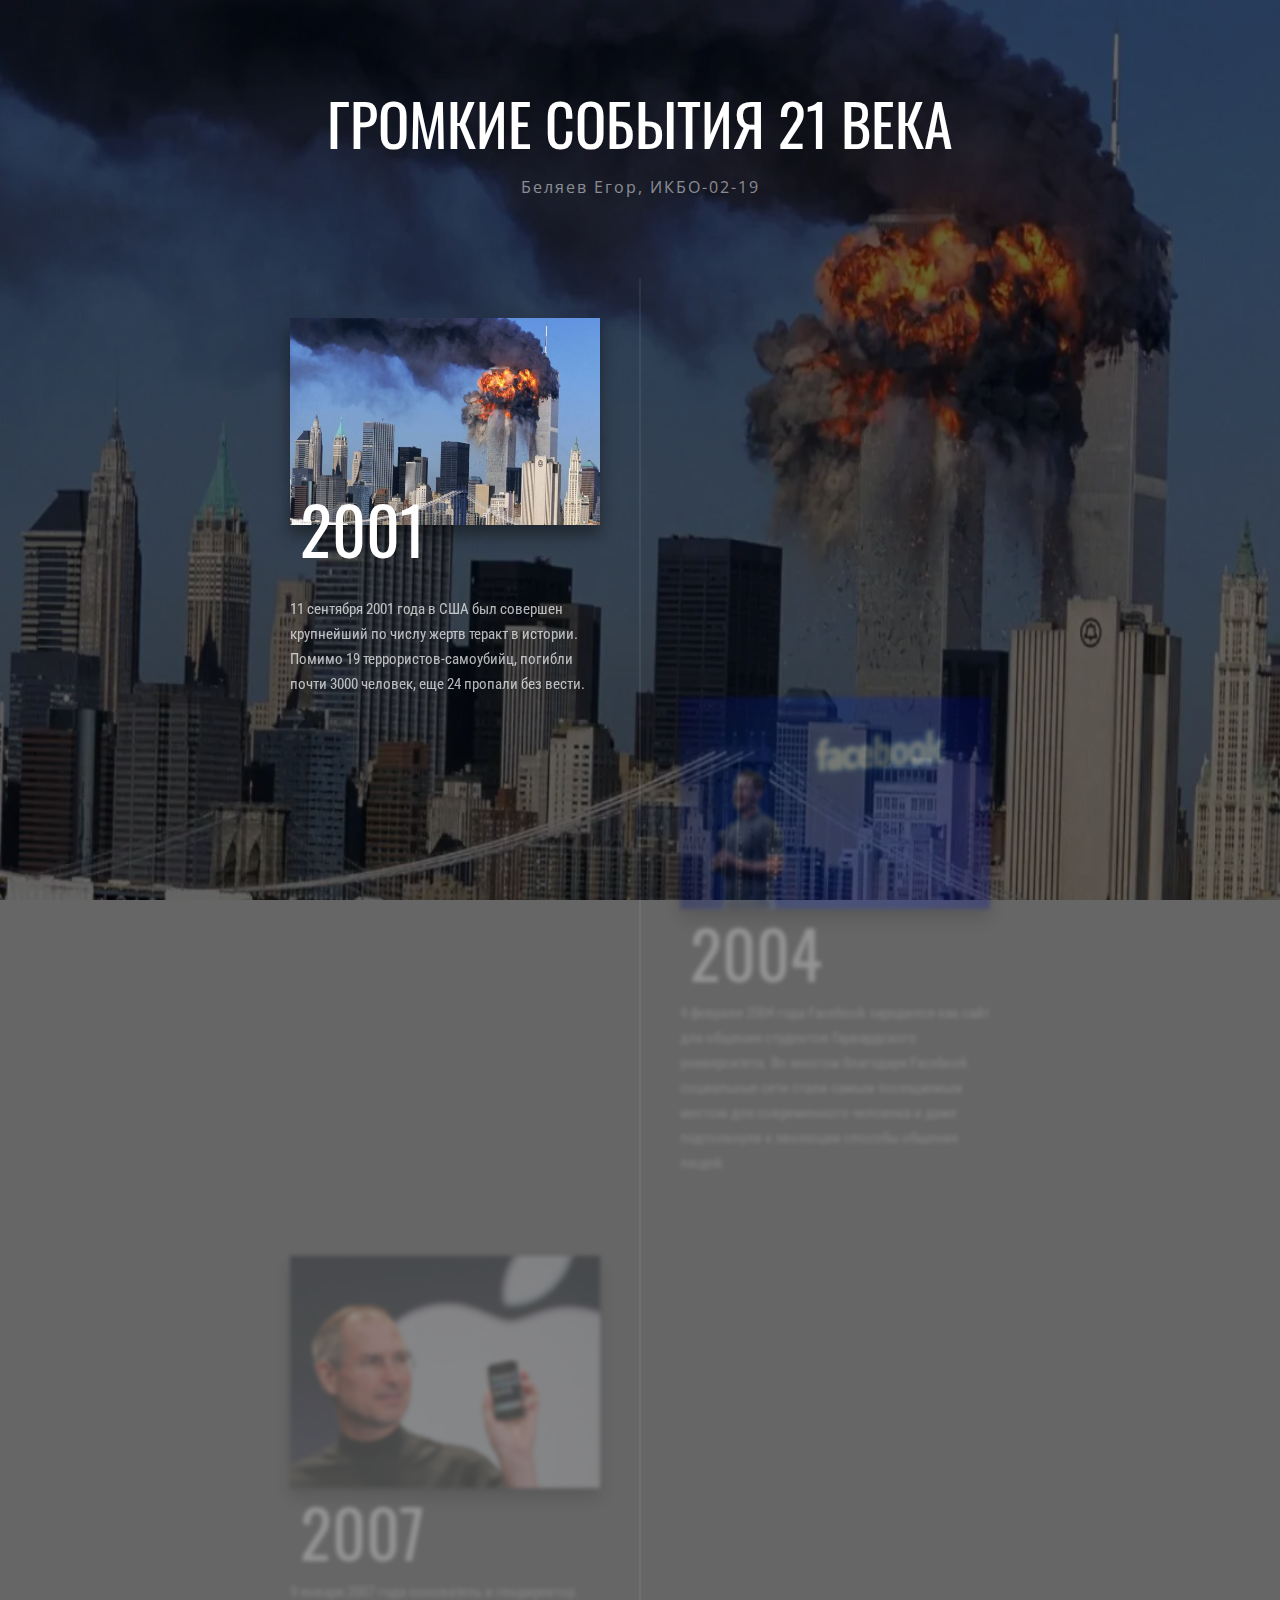
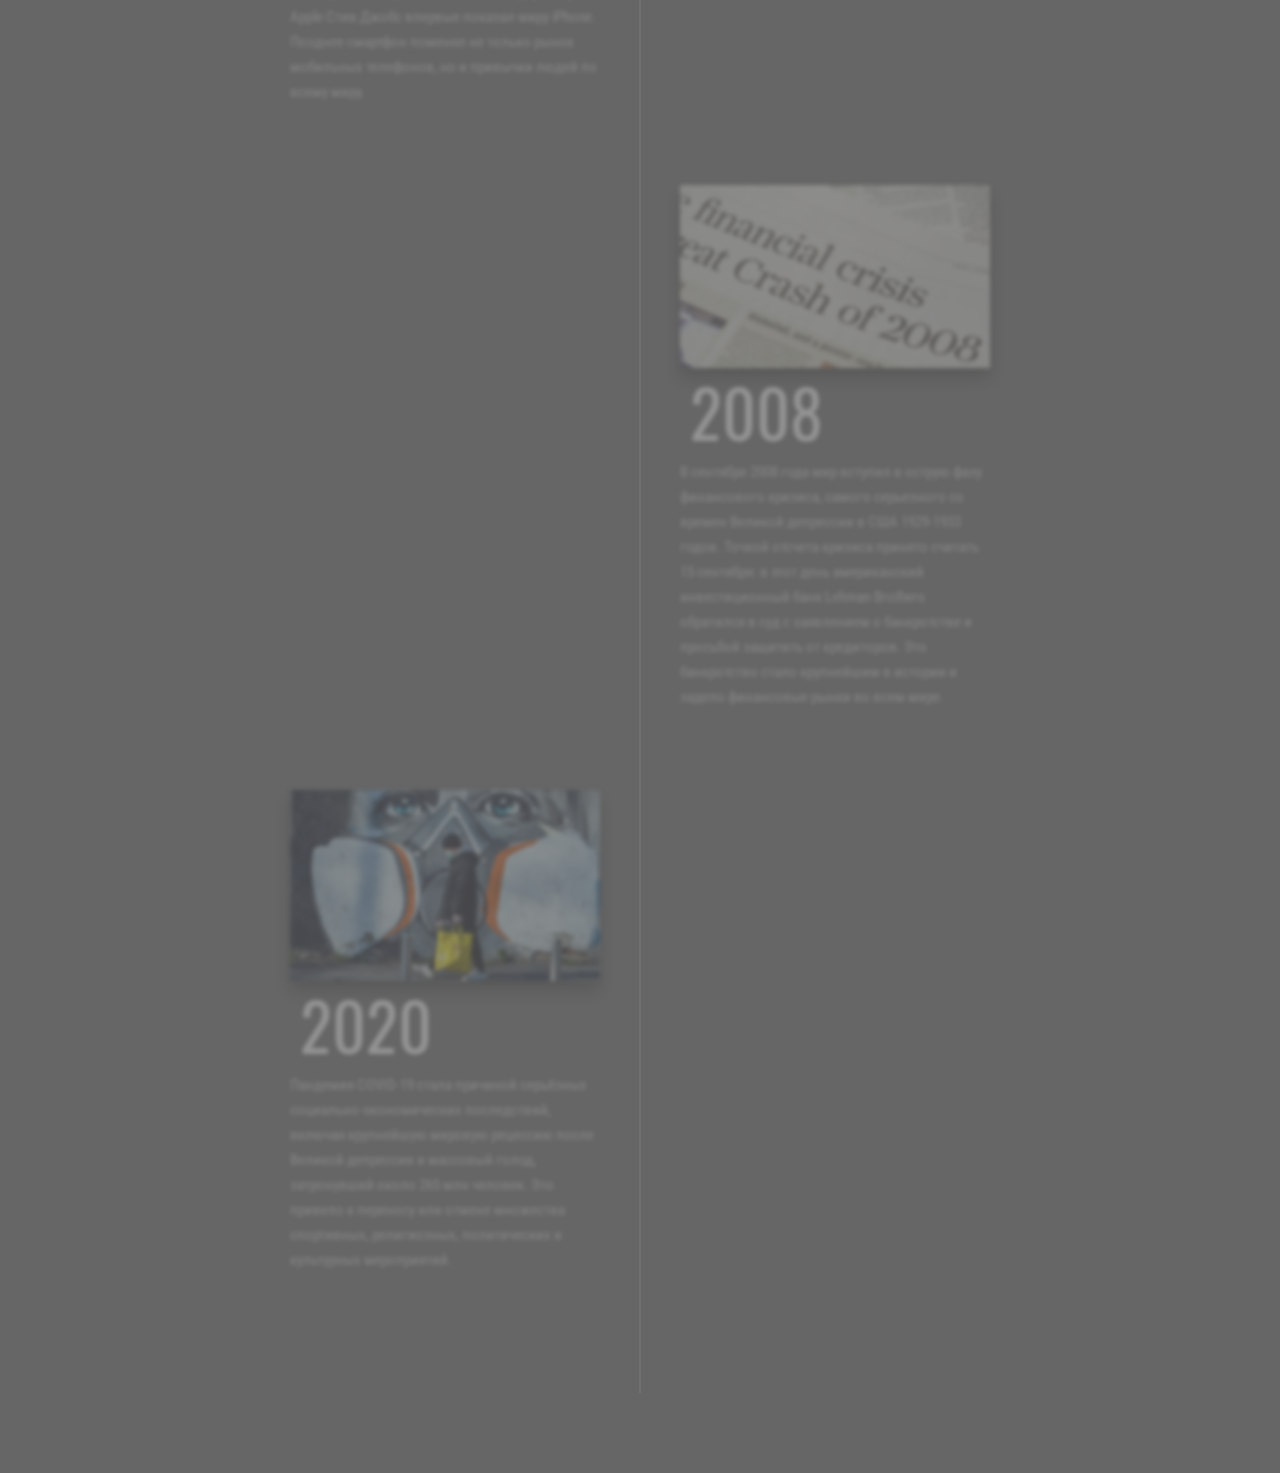
<file: index.html>
<!DOCTYPE html>
<html lang="ru">
<head>
  <meta charset="UTF-8">
  <title>Громкие события 21 века</title>
  <link href="https://fonts.googleapis.com/css?family=Oswald&display=swap" rel="stylesheet">
  <link href="https://fonts.googleapis.com/css?family=Roboto+Condensed:300,300i,400,400i,700i" rel="stylesheet">
  <link href="https://fonts.googleapis.com/css2?family=Open+Sans&display=swap" rel="stylesheet">
  <link href="https://fonts.googleapis.com/css2?family=Open+Sans:wght@700&display=swap" rel="stylesheet">
  <link rel="stylesheet" href="styles/style.css">

</head>
<body>
 <div class="timeline-container" id="timeline-1">
  <div class="timeline-header">
    <h2 class="timeline-header__title">ГРОМКИЕ СОБЫТИЯ 21 ВЕКА</h2>
    <h3 class="timeline-header__subtitle">Беляев Егор, ИКБО-02-19</h3>
  </div>
  <div class="timeline">

    <a href='911.html' class="timeline-item" style="text-decoration: none"><div  data-text="Теракты 11 сентября 2001">
      <div class="timeline__content"><img class="timeline__img" src="img/911.jpg" />
        <h2 class="timeline__content-title">2001</h2>
        <p class="timeline__content-desc">11 сентября 2001 года в США был совершен крупнейший по числу жертв теракт в истории. Помимо 19 террористов-самоубийц, погибли почти 3000 человек, еще 24 пропали без вести.</p>
      </div>
    </div></a>


    <a href="facebook.html" class="timeline-item" style="text-decoration: none"><div data-text="Основание Facebook">
      <div class="timeline__content"><img class="timeline__img" src="img/facebook.jpg"/>
        <h2 class="timeline__content-title">2004</h2>
        <p class="timeline__content-desc">4 февраля 2004 года Facebook зародился как сайт для общения студентов Гарвардского университета. Во многом благодаря Facebook социальные сети стали самым посещаемым местом для современного человека и даже подтолкнули к эволюции способы общения людей.</p>
      </div>
    </div></a>


    <a href="iphone.html" class="timeline-item" style="text-decoration: none"><div data-text="Презентация первого iPhone">
      <div class="timeline__content"><img class="timeline__img" src="img/iphone.jpg"/>
        <h2 class="timeline__content-title">2007</h2>
        <p class="timeline__content-desc">9 января 2007 года основатель и гендиректор Apple Стив Джобс впервые показал миру iPhone. Позднее смартфон поменял не только рынок мобильных телефонов, но и привычки людей по всему миру.</p>
      </div>
    </div></a>


    <a href="crisis.html" class="timeline-item" style="text-decoration: none"><div data-text="Мировой финансовый кризис">
      <div class="timeline__content"><img class="timeline__img" src="img/crisis.jpg"/>
        <h2 class="timeline__content-title">2008</h2>
        <p class="timeline__content-desc">В сентябре 2008 года мир вступил в острую фазу финансового кризиса, самого серьезного со времен Великой депрессии в США 1929-1933 годов. Точкой отсчета кризиса принято считать 15 сентября: в этот день американский инвестиционный банк Lehman Brothers обратился в суд с заявлением о банкротстве и просьбой защитить от кредиторов. Это банкротство стало крупнейшим в истории и задело финансовые рынки во всем мире.</p>
      </div>
    </div></a>


    <a href="covid.html" class="timeline-item" style="text-decoration: none"><div data-text="Пандемия COVID-19">
      <div class="timeline__content"><img class="timeline__img" src="img/covid.jpeg"/>
        <h2 class="timeline__content-title">2020</h2>
        <p class="timeline__content-desc">Пандемия COVID-19 стала причиной серьёзных социально-экономических последствий, включая крупнейшую мировую рецессию после Великой депрессии и массовый голод, затронувший около 265 млн человек. Это привело к переносу или отмене множества спортивных, религиозных, политических и культурных мероприятий.</p>
      </div>
    </div></a>

  </div>
</div>
<script src="https://cdnjs.cloudflare.com/ajax/libs/jquery/3.1.0/jquery.min.js"></script>
<script src="scripts/script.js"></script>
</body>
</html>
</file>
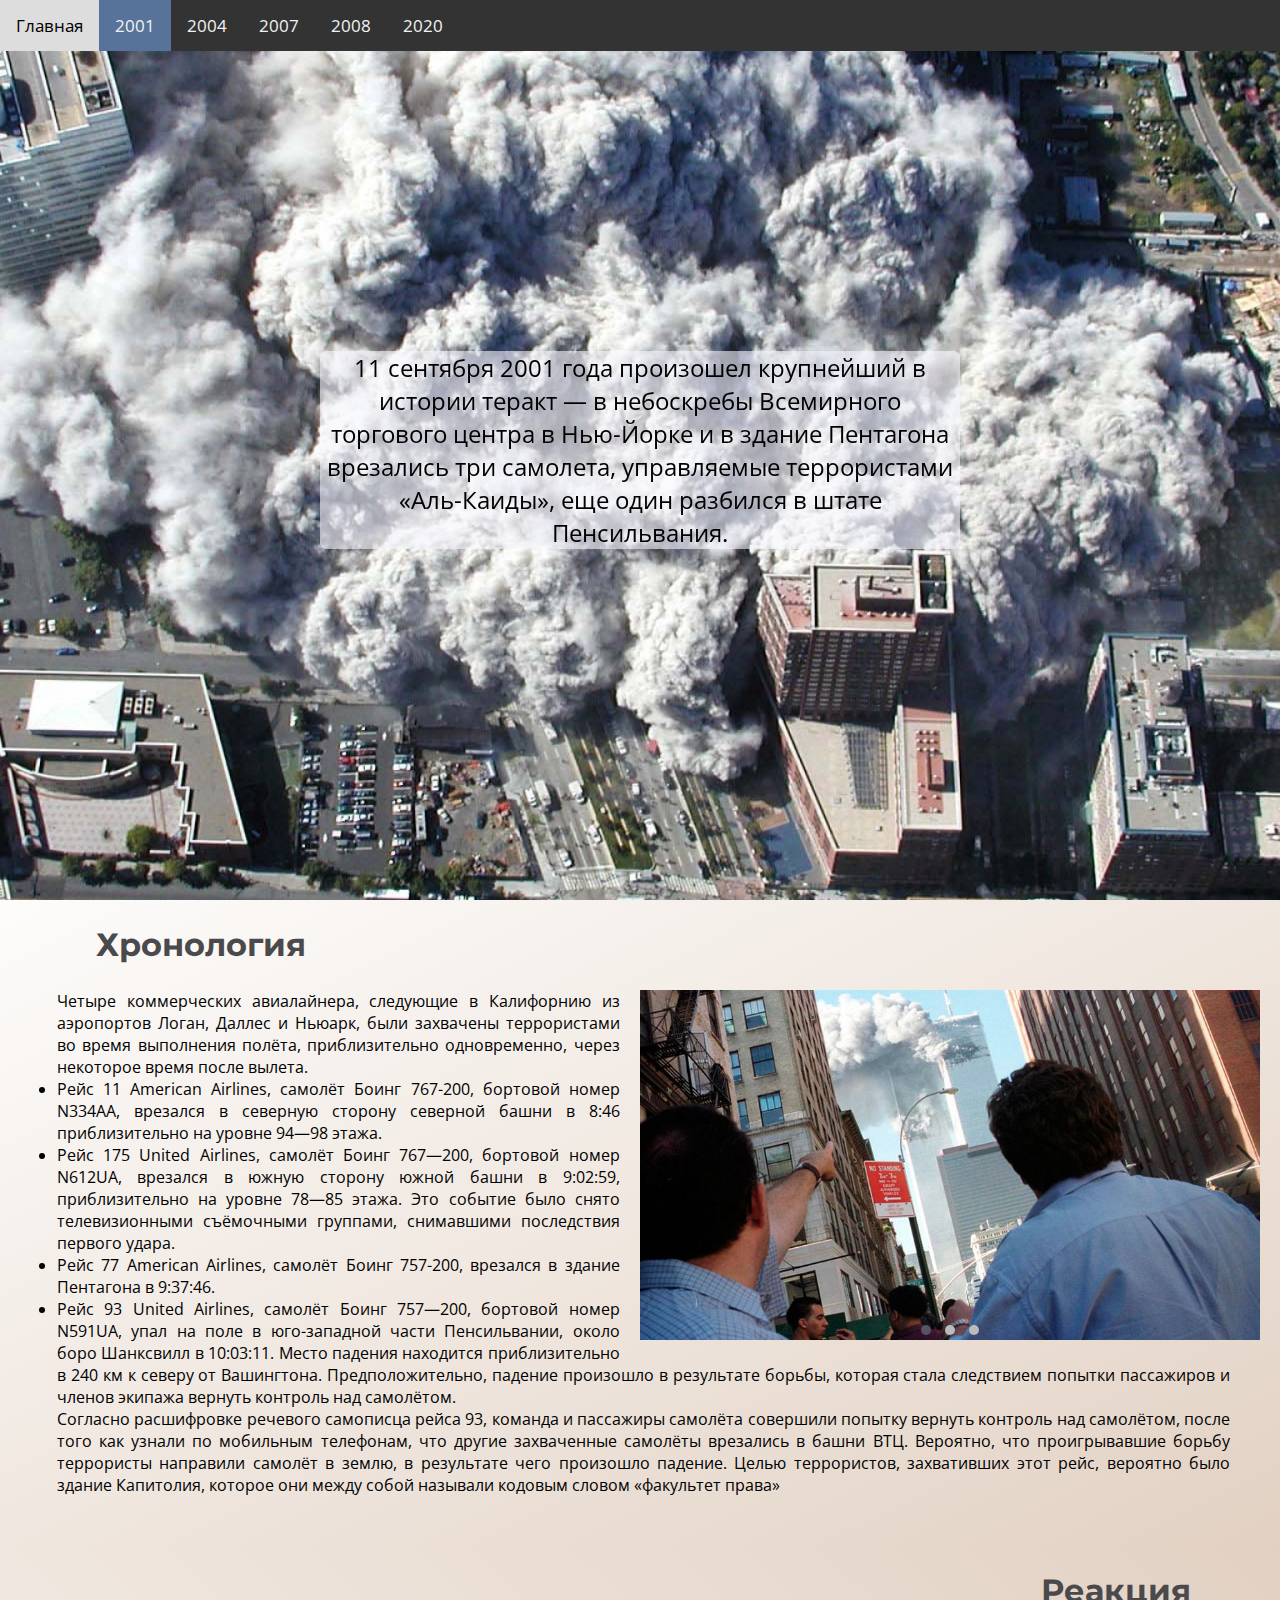
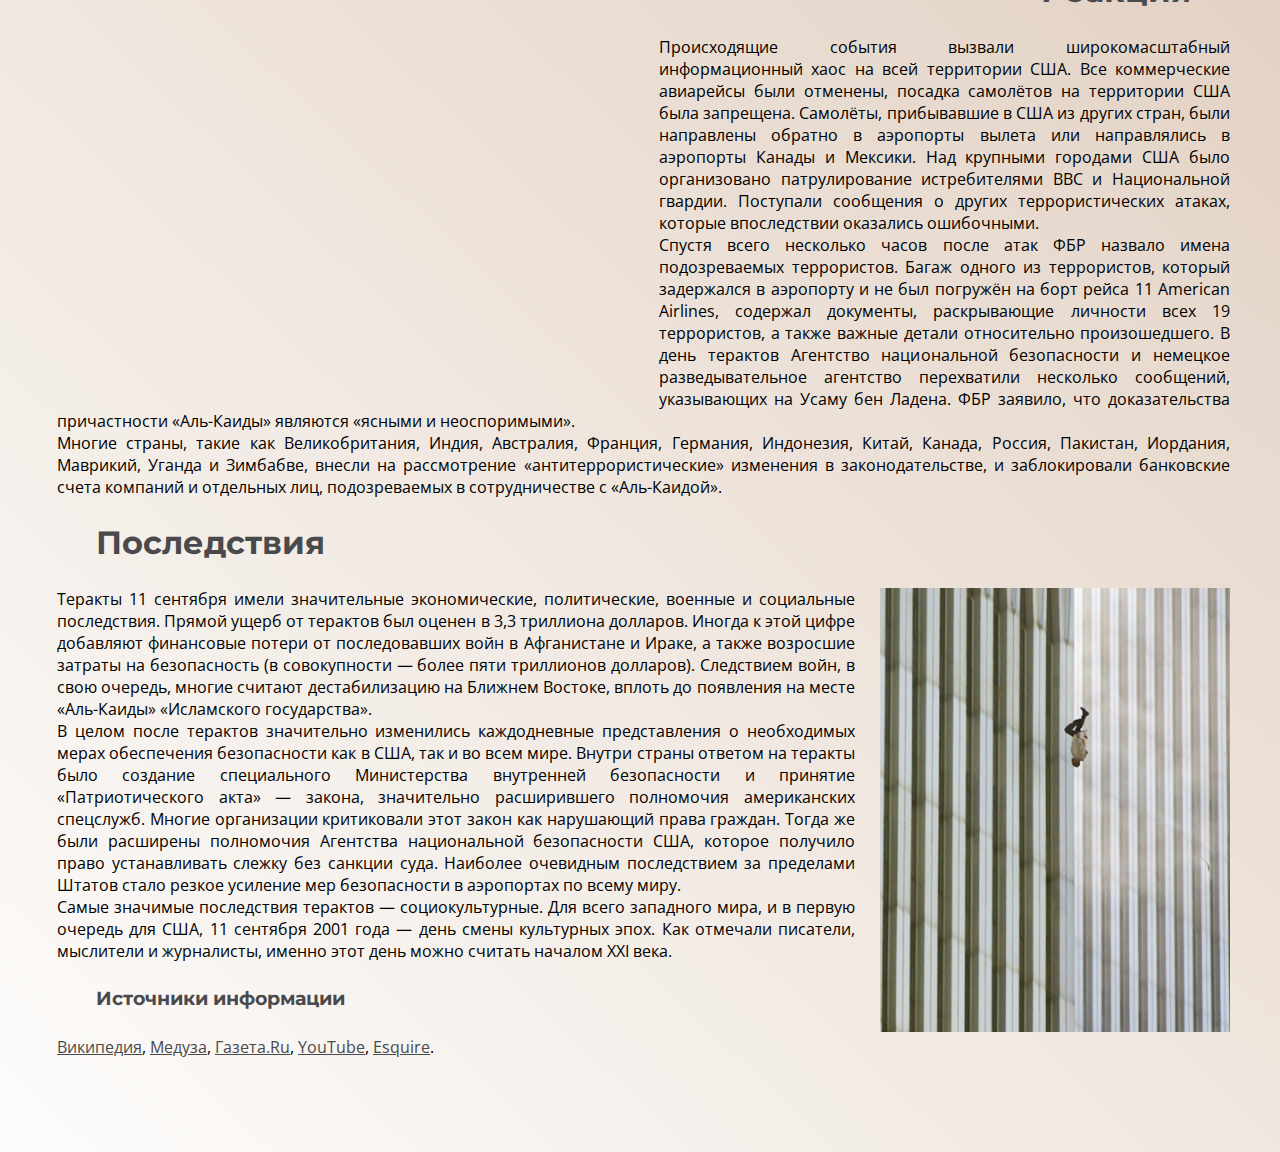
<file: 911.html>
<!DOCTYPE html>
<html lang="ru">
<head>
  <meta charset="UTF-8">
  <meta name="viewport" content="width=device-width, initial-scale=1.0">
  <title>Теракты 11 сентября 2001 года</title>
  <link rel="preconnect" href="https://fonts.gstatic.com">
  <link href="https://fonts.googleapis.com/css2?family=Montserrat:wght@700&display=swap" rel="stylesheet">
  <link href="https://fonts.googleapis.com/css2?family=Open+Sans&display=swap" rel="stylesheet">
  <link href="https://fonts.googleapis.com/css2?family=Noto+Sans+JP&display=swap" rel="stylesheet">
  <link rel="stylesheet" href="https://cdnjs.cloudflare.com/ajax/libs/font-awesome/4.7.0/css/font-awesome.min.css">

  <link rel="stylesheet" href="styles/general.css">  
  <link rel="stylesheet" href="styles/911.css">
</head>
<body>
  <div class="topnav" id="myTopnav">
    <a href="index.html">Главная</a>
    <a href="911.html" class="active">2001</a>
    <a href="facebook.html">2004</a>
    <a href="iphone.html">2007</a>
    <a href="crisis.html">2008</a>
    <a href="covid.html">2020</a>     
    <a href="javascript:void(0);" class="icon" onclick="myFunction()">
      <i class="fa fa-bars"></i>
    </a>
  </div>

  <div class="home">
    <p id="desc911" align="center">11 сентября 2001 года произошел крупнейший в истории теракт — в небоскребы Всемирного торгового центра в Нью-Йорке и в здание Пентагона врезались три самолета, управляемые террористами «Аль-Каиды», еще один разбился в штате Пенсильвания. </p>
  </div>
  <div align="justify" class="paragraph">
    <h1 class="header1" align="left">Хронология</h1>

    <div class="sim-slider right" id="first">
      <ul class="sim-slider-list">
       <li><img src="img/screen.png" alt="screen" class="in_slider"></li> 
       <li class="sim-slider-element"><img src="img/911_2.jpg" alt="1" class="in_slider"></li>
       <li class="sim-slider-element"><img src="img/911_3.jpg" alt="2" class="in_slider"></li>
       <li class="sim-slider-element"><img src="img/911_4.jpg" alt="3" class="in_slider"></li>

     </ul>
     <div class="sim-slider-arrow-left"></div>
     <div class="sim-slider-arrow-right"></div>
     <div class="sim-slider-dots"></div>
   </div>

   <p class="just_text">Четыре коммерческих авиалайнера, следующие в Калифорнию из аэропортов Логан, Даллес и Ньюарк, были захвачены террористами во время выполнения полёта, приблизительно одновременно, через некоторое время после вылета.<br></p>
   <ul class="just_text">
    <li>Рейс 11 American Airlines, самолёт Боинг 767-200, бортовой номер N334AA, врезался в северную сторону северной башни в 8:46 приблизительно на уровне 94—98 этажа.</li>
    <li>Рейс 175 United Airlines, самолёт Боинг 767—200, бортовой номер N612UA, врезался в южную сторону южной башни в 9:02:59, приблизительно на уровне 78—85 этажа. Это событие было снято телевизионными съёмочными группами, снимавшими последствия первого удара.</li>
    <li>Рейс 77 American Airlines, самолёт Боинг 757-200, врезался в здание Пентагона в 9:37:46.</li>
    <li>Рейс 93 United Airlines, самолёт Боинг 757—200, бортовой номер N591UA, упал на поле в юго-западной части Пенсильвании, около боро Шанксвилл в 10:03:11. Место падения находится приблизительно в 240 км к северу от Вашингтона. Предположительно, падение произошло в результате борьбы, которая стала следствием попытки пассажиров и членов экипажа вернуть контроль над самолётом.</li></ul>
    <p class="just_text">Согласно расшифровке речевого самописца рейса 93, команда и пассажиры самолёта совершили попытку вернуть контроль над самолётом, после того как узнали по мобильным телефонам, что другие захваченные самолёты врезались в башни ВТЦ. Вероятно, что проигрывавшие борьбу террористы направили самолёт в землю, в результате чего произошло падение. Целью террористов, захвативших этот рейс, вероятно было здание Капитолия, которое они между собой называли кодовым словом «факультет права»</p>

  </div>

  <div class="paragraph">
    <h1 class="header1" align="right">Реакция</h1>
    <div class="yt"><iframe width="622" height="350" align="left" src="https://www.youtube.com/embed/ZfiiIS0kRcU" frameborder="0" allow="accelerometer; autoplay; clipboard-write; encrypted-media; gyroscope; picture-in-picture" style="margin: 15px; margin-top: 0;" allowfullscreen></iframe></div>
    <p class="just_text">Происходящие события вызвали широкомасштабный информационный хаос на всей территории США. Все коммерческие авиарейсы были отменены, посадка самолётов на территории США была запрещена. Самолёты, прибывавшие в США из других стран, были направлены обратно в аэропорты вылета или направлялись в аэропорты Канады и Мексики. Над крупными городами США было организовано патрулирование истребителями ВВС и Национальной гвардии. Поступали сообщения о других террористических атаках, которые впоследствии оказались ошибочными.<br>Спустя всего несколько часов после атак ФБР назвало имена подозреваемых террористов. Багаж одного из террористов, который задержался в аэропорту и не был погружён на борт рейса 11 American Airlines, содержал документы, раскрывающие личности всех 19 террористов, а также важные детали относительно произошедшего. В день терактов Агентство национальной безопасности и немецкое разведывательное агентство перехватили несколько сообщений, указывающих на Усаму бен Ладена. ФБР заявило, что доказательства причастности «Аль-Каиды» являются «ясными и неоспоримыми».<br>Многие страны, такие как Великобритания, Индия, Австралия, Франция, Германия, Индонезия, Китай, Канада, Россия, Пакистан, Иордания, Маврикий, Уганда и Зимбабве, внесли на рассмотрение «антитеррористические» изменения в законодательстве, и заблокировали банковские счета компаний и отдельных лиц, подозреваемых в сотрудничестве с «Аль-Каидой».</p>
    <h1 class="header1" align="left">Последствия</h1>
    <img class="img_in_text vertical" style="float: right" src="img/911_5.jpg">
    <p class="just_text">Теракты 11 сентября имели значительные экономические, политические, военные и социальные последствия. Прямой ущерб от терактов был оценен в 3,3 триллиона долларов. Иногда к этой цифре добавляют финансовые потери от последовавших войн в Афганистане и Ираке, а также возросшие затраты на безопасность (в совокупности — более пяти триллионов долларов). Следствием войн, в свою очередь, многие считают дестабилизацию на Ближнем Востоке, вплоть до появления на месте «Аль-Каиды» «Исламского государства».<br>В целом после терактов значительно изменились каждодневные представления о необходимых мерах обеспечения безопасности как в США, так и во всем мире. Внутри страны ответом на теракты было создание специального Министерства внутренней безопасности и принятие «Патриотического акта» — закона, значительно расширившего полномочия американских спецслужб. Многие организации критиковали этот закон как нарушающий права граждан. Тогда же были расширены полномочия Агентства национальной безопасности США, которое получило право устанавливать слежку без санкции суда. Наиболее очевидным последствием за пределами Штатов стало резкое усиление мер безопасности в аэропортах по всему миру.<br>Самые значимые последствия терактов — социокультурные. Для всего западного мира, и в первую очередь для США, 11 сентября 2001 года — день смены культурных эпох. Как отмечали писатели, мыслители и журналисты, именно этот день можно считать началом XXI века.</p>
    <h3 class="header1">Источники информации</h3>
    <div class="just_text"><a href="https://ru.wikipedia.org/wiki/Террористические_акты_11_сентября_2001_года">Википедия</a>, <a href="https://meduza.io/feature/2016/09/11/stydnye-voprosy-pro-11-sentyabrya">Медуза</a>, <a href="https://www.gazeta.ru/social/photo/terrorist-attack-in-usa-2011.shtml">Газета.Ru</a>, <a href="https://youtu.be/ZfiiIS0kRcU">YouTube</a>, <a href="https://esquire.ru/articles/29512-tom-junod/">Esquire</a>.<br><br><br></div>
  </div>


  <script src="scripts/general.js"></script>
  <script type="text/javascript">
    
  </script>
</body>
</html>
</file>
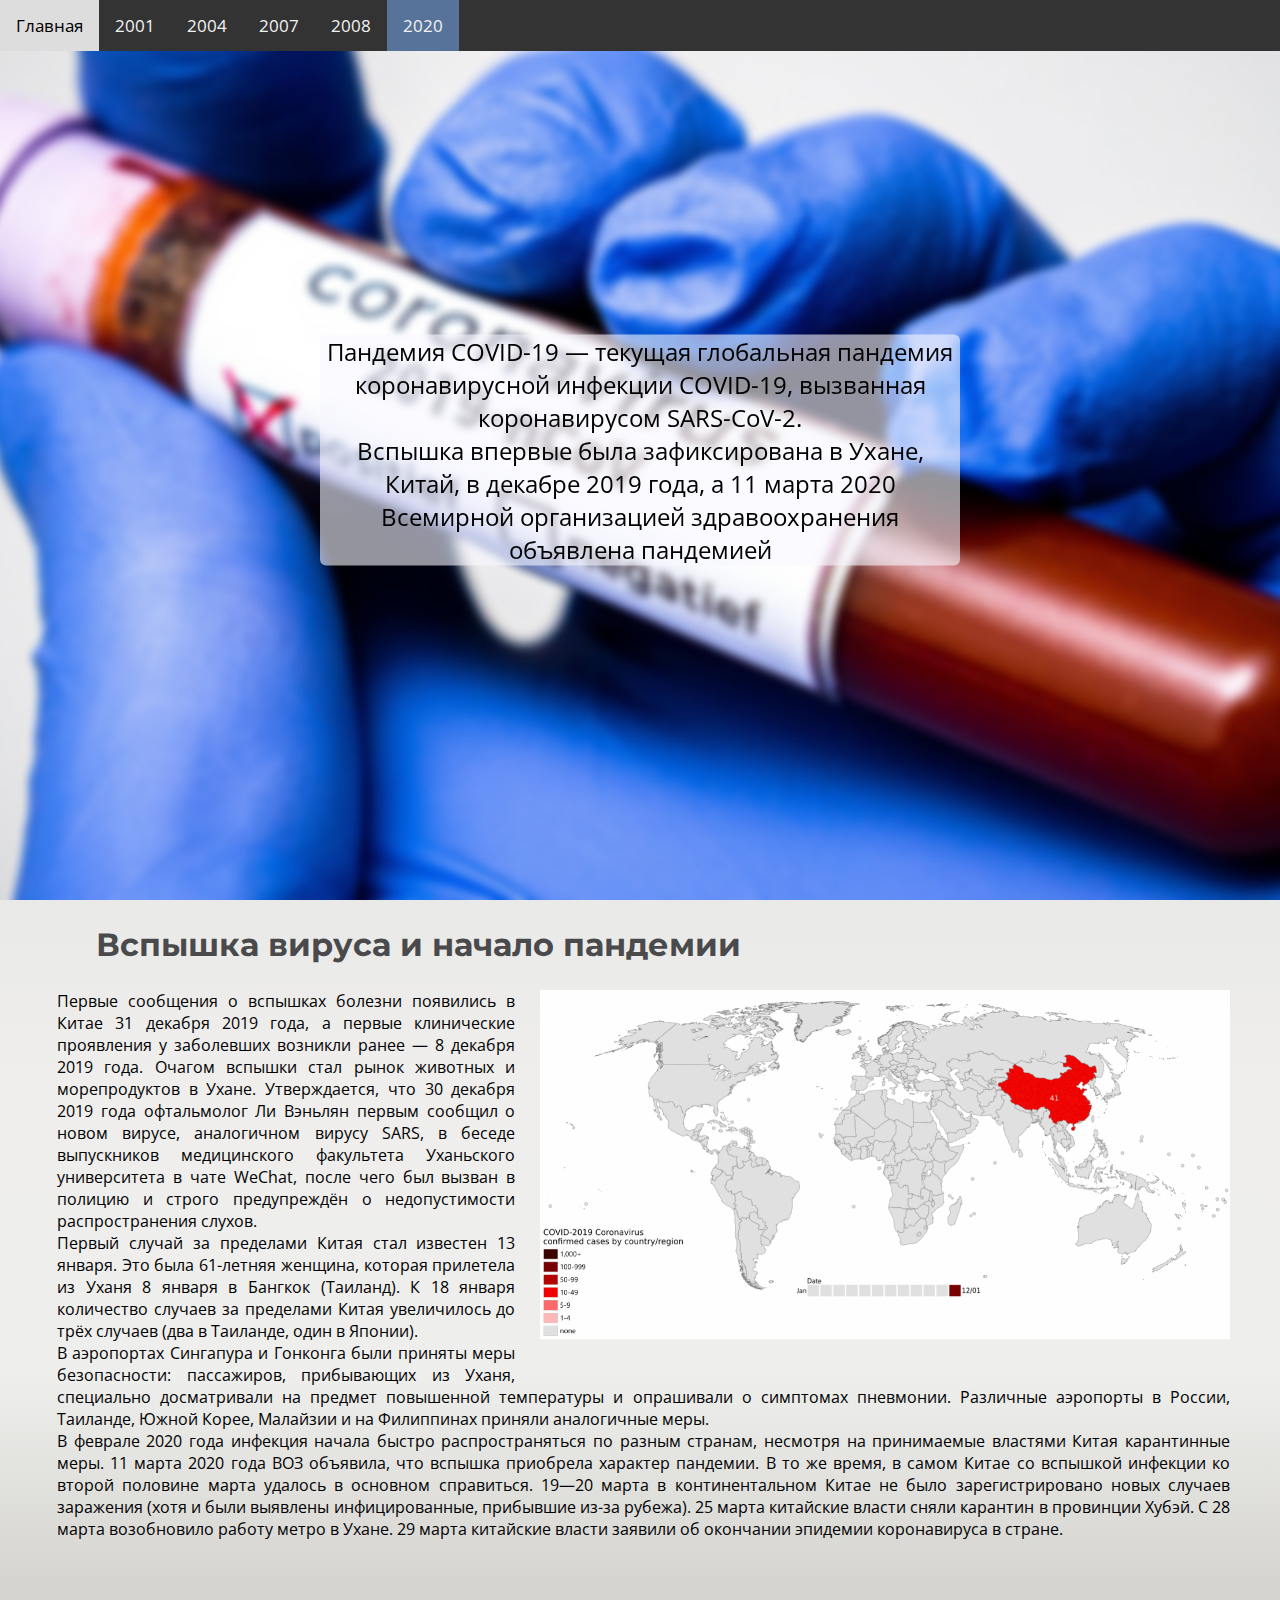
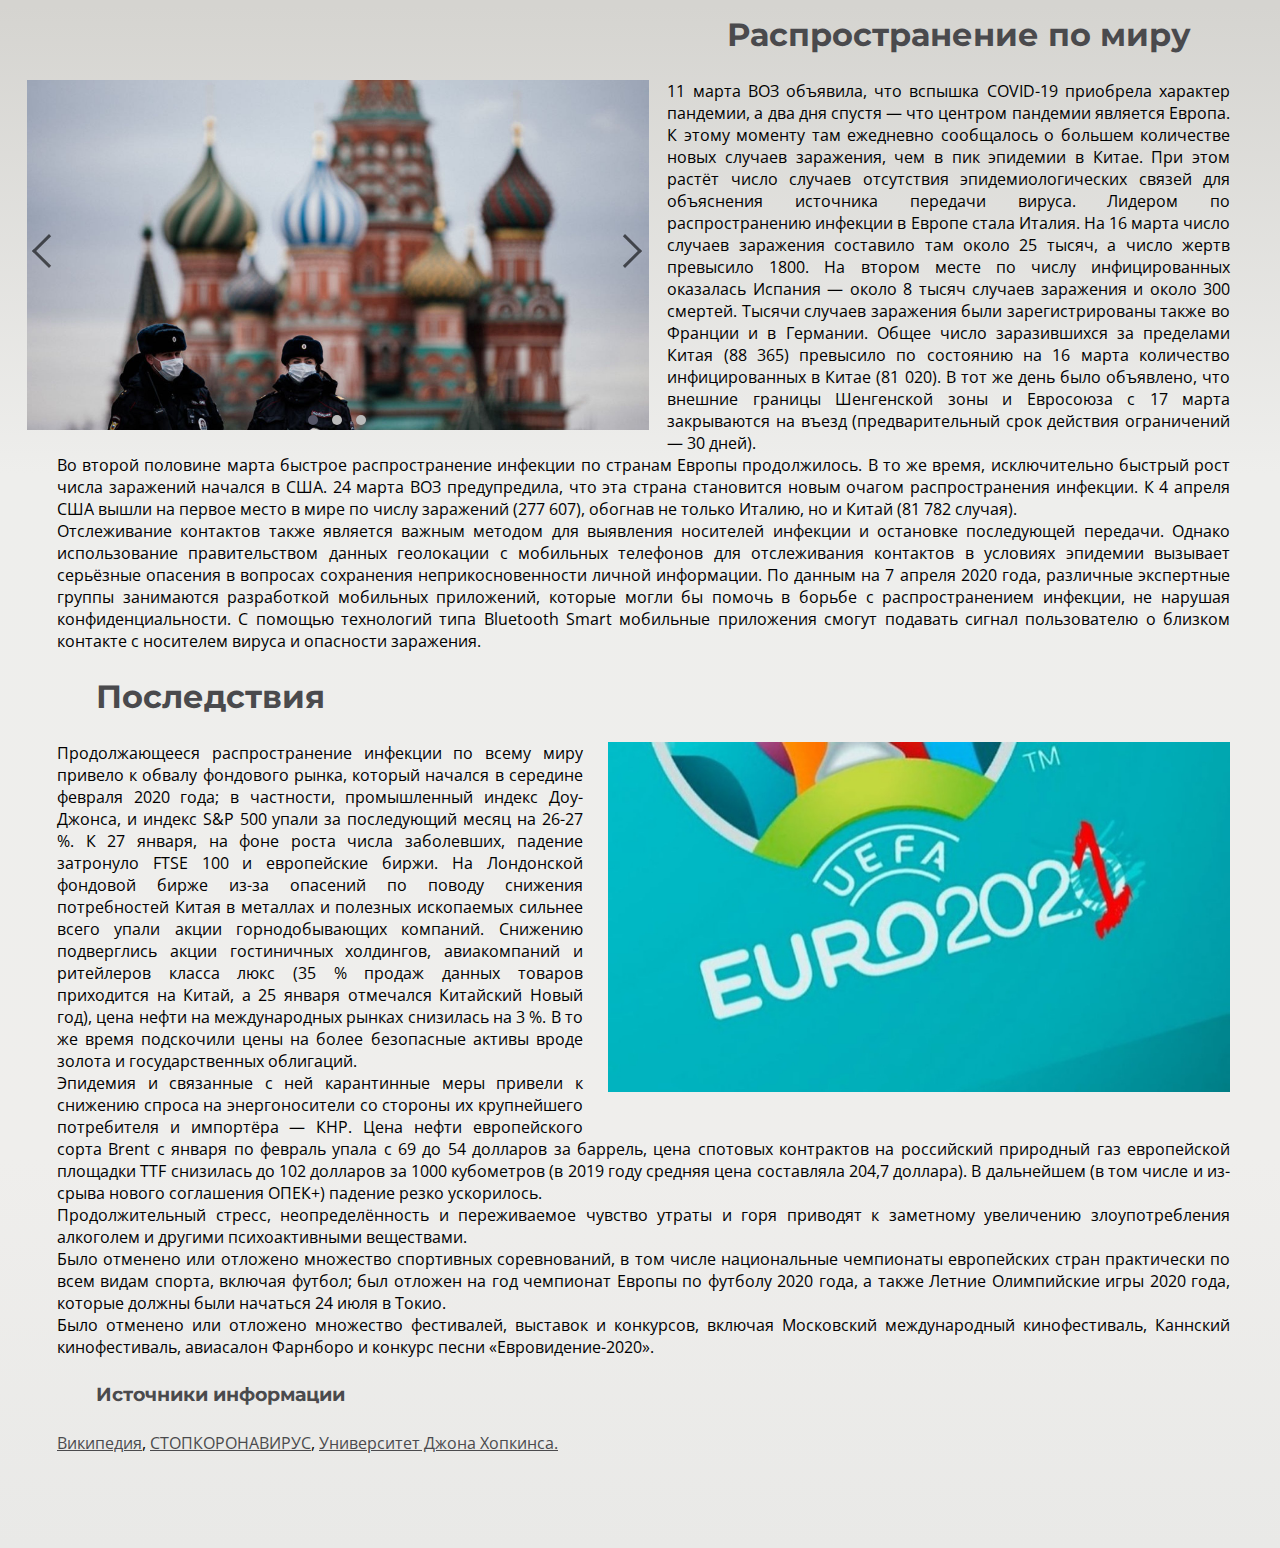
<file: covid.html>
<!DOCTYPE html>
<html lang="ru">
<head>
  <meta charset="UTF-8">
  <meta name="viewport" content="width=device-width, initial-scale=1.0">
  <title>COVID-19</title>
  <link rel="preconnect" href="https://fonts.gstatic.com">
  <link href="https://fonts.googleapis.com/css2?family=Montserrat:wght@700&display=swap" rel="stylesheet">
  <link href="https://fonts.googleapis.com/css2?family=Open+Sans&display=swap" rel="stylesheet">
  <link href="https://fonts.googleapis.com/css2?family=Noto+Sans+JP&display=swap" rel="stylesheet">
  <link rel="stylesheet" href="https://cdnjs.cloudflare.com/ajax/libs/font-awesome/4.7.0/css/font-awesome.min.css">

  <link rel="stylesheet" href="styles/general.css">  
  <link rel="stylesheet" href="styles/covid.css">
</head>
<body>
  <div class="topnav" id="myTopnav">
    <a href="index.html">Главная</a>
    <a href="911.html">2001</a>
    <a href="facebook.html">2004</a>
    <a href="iphone.html">2007</a>
    <a href="crisis.html">2008</a>
    <a href="covid.html" class="active">2020</a>     
    <a href="javascript:void(0);" class="icon" onclick="myFunction()">
      <i class="fa fa-bars"></i>
    </a>
  </div>

  <div class="home">
    <p id="desc911" align="center">Пандемия COVID-19 — текущая глобальная пандемия коронавирусной инфекции COVID-19, вызванная коронавирусом SARS-CoV-2.<br>Вспышка впервые была зафиксирована в Ухане, Китай, в декабре 2019 года, а 11 марта 2020 Всемирной организацией здравоохранения объявлена пандемией</p>
  </div>
  <div align="justify" class="paragraph">
    <h1 class="header1" align="left">Вспышка вируса и начало пандемии</h1>

    <img class="img_in_text horizontal" style="float: right" src="img/covid_2.gif">


    <p class="just_text">Первые сообщения о вспышках болезни появились в Китае 31 декабря 2019 года, а первые клинические проявления у заболевших возникли ранее — 8 декабря 2019 года. Очагом вспышки стал рынок животных и морепродуктов в Ухане. Утверждается, что 30 декабря 2019 года офтальмолог Ли Вэньлян первым сообщил о новом вирусе, аналогичном вирусу SARS, в беседе выпускников медицинского факультета Уханьского университета в чате WeChat, после чего был вызван в полицию и строго предупреждён о недопустимости распространения слухов.<br>Первый случай за пределами Китая стал известен 13 января. Это была 61-летняя женщина, которая прилетела из Уханя 8 января в Бангкок (Таиланд). К 18 января количество случаев за пределами Китая увеличилось до трёх случаев (два в Таиланде, один в Японии).<br>В аэропортах Сингапура и Гонконга были приняты меры безопасности: пассажиров, прибывающих из Уханя, специально досматривали на предмет повышенной температуры и опрашивали о симптомах пневмонии. Различные аэропорты в России, Таиланде, Южной Корее, Малайзии и на Филиппинах приняли аналогичные меры.<br>В феврале 2020 года инфекция начала быстро распространяться по разным странам, несмотря на принимаемые властями Китая карантинные меры. 11 марта 2020 года ВОЗ объявила, что вспышка приобрела характер пандемии. В то же время, в самом Китае со вспышкой инфекции ко второй половине марта удалось в основном справиться. 19—20 марта в континентальном Китае не было зарегистрировано новых случаев заражения (хотя и были выявлены инфицированные, прибывшие из-за рубежа). 25 марта китайские власти сняли карантин в провинции Хубэй. С 28 марта возобновило работу метро в Ухане. 29 марта китайские власти заявили об окончании эпидемии коронавируса в стране.</p>

  </div>

  <div class="paragraph">
    <h1 class="header1" align="right">Распространение по миру</h1>
    <div class="sim-slider left" id="first">
      <ul class="sim-slider-list">
       <li><img src="img/screen.png" alt="screen" class="in_slider"></li> 
       <li class="sim-slider-element"><img src="img/covid_3.jpg" alt="1" class="in_slider"></li>
       <li class="sim-slider-element"><img src="img/covid_4.jpg" alt="2" class="in_slider"></li>
       <li class="sim-slider-element"><img src="img/covid_5.webp" alt="3" class="in_slider"></li>

     </ul>
     <div class="sim-slider-arrow-left"></div>
     <div class="sim-slider-arrow-right"></div>
     <div class="sim-slider-dots"></div>
   </div>
   <p class="just_text">11 марта ВОЗ объявила, что вспышка COVID-19 приобрела характер пандемии, а два дня спустя — что центром пандемии является Европа. К этому моменту там ежедневно сообщалось о большем количестве новых случаев заражения, чем в пик эпидемии в Китае. При этом растёт число случаев отсутствия эпидемиологических связей для объяснения источника передачи вируса. Лидером по распространению инфекции в Европе стала Италия. На 16 марта число случаев заражения составило там около 25 тысяч, а число жертв превысило 1800. На втором месте по числу инфицированных оказалась Испания — около 8 тысяч случаев заражения и около 300 смертей. Тысячи случаев заражения были зарегистрированы также во Франции и в Германии. Общее число заразившихся за пределами Китая (88 365) превысило по состоянию на 16 марта количество инфицированных в Китае (81 020). В тот же день было объявлено, что внешние границы Шенгенской зоны и Евросоюза с 17 марта закрываются на въезд (предварительный срок действия ограничений — 30 дней).<br>Во второй половине марта быстрое распространение инфекции по странам Европы продолжилось. В то же время, исключительно быстрый рост числа заражений начался в США. 24 марта ВОЗ предупредила, что эта страна становится новым очагом распространения инфекции. К 4 апреля США вышли на первое место в мире по числу заражений (277 607), обогнав не только Италию, но и Китай (81 782 случая).<br>Отслеживание контактов также является важным методом для выявления носителей инфекции и остановке последующей передачи. Однако использование правительством данных геолокации с мобильных телефонов для отслеживания контактов в условиях эпидемии вызывает серьёзные опасения в вопросах сохранения неприкосновенности личной информации. По данным на 7 апреля 2020 года, различные экспертные группы занимаются разработкой мобильных приложений, которые могли бы помочь в борьбе с распространением инфекции, не нарушая конфиденциальности. С помощью технологий типа Bluetooth Smart мобильные приложения смогут подавать сигнал пользователю о близком контакте с носителем вируса и опасности заражения.

   </p>
   <h1 class="header1" align="left">Последствия</h1>
   <img class="img_in_text horizontal" style="float: right" src="img/covid_6.jpg">
   <p class="just_text">Продолжающееся распространение инфекции по всему миру привело к обвалу фондового рынка, который начался в середине февраля 2020 года; в частности, промышленный индекс Доу-Джонса, и индекс S&P 500 упали за последующий месяц на 26-27 %. К 27 января, на фоне роста числа заболевших, падение затронуло FTSE 100 и европейские биржи. На Лондонской фондовой бирже из-за опасений по поводу снижения потребностей Китая в металлах и полезных ископаемых сильнее всего упали акции горнодобывающих компаний. Снижению подверглись акции гостиничных холдингов, авиакомпаний и ритейлеров класса люкс (35 % продаж данных товаров приходится на Китай, а 25 января отмечался Китайский Новый год), цена нефти на международных рынках снизилась на 3 %. В то же время подскочили цены на более безопасные активы вроде золота и государственных облигаций.<br>Эпидемия и связанные с ней карантинные меры привели к снижению спроса на энергоносители со стороны их крупнейшего потребителя и импортёра — КНР. Цена нефти европейского сорта Brent с января по февраль упала с 69 до 54 долларов за баррель, цена спотовых контрактов на российский природный газ европейской площадки TTF снизилась до 102 долларов за 1000 кубометров (в 2019 году средняя цена составляла 204,7 доллара). В дальнейшем (в том числе и из-срыва нового соглашения ОПЕК+) падение резко ускорилось.<br>Продолжительный стресс, неопределённость и переживаемое чувство утраты и горя приводят к заметному увеличению злоупотребления алкоголем и другими психоактивными веществами.<br>Было отменено или отложено множество спортивных соревнований, в том числе национальные чемпионаты европейских стран практически по всем видам спорта, включая футбол; был отложен на год чемпионат Европы по футболу 2020 года, а также Летние Олимпийские игры 2020 года, которые должны были начаться 24 июля в Токио.<br>Было отменено или отложено множество фестивалей, выставок и конкурсов, включая Московский международный кинофестиваль, Каннский кинофестиваль, авиасалон Фарнборо и конкурс песни «Евровидение-2020».</p>
   <h3 class="header1">Источники информации</h3>
   <div class="just_text"><a href="https://ru.wikipedia.org/wiki/Пандемия_COVID-19">Википедия</a>, <a href="https://стопкоронавирус.рф/">СТОПКОРОНАВИРУС</a>, <a href="https://github.com/CSSEGISandData/COVID-19">Университет Джона Хопкинса.<br><br><br></div>
   </div>


   <script src="scripts/general.js"></script>
   <script type="text/javascript">
    
   </script>
 </body>
 </html>
</file>
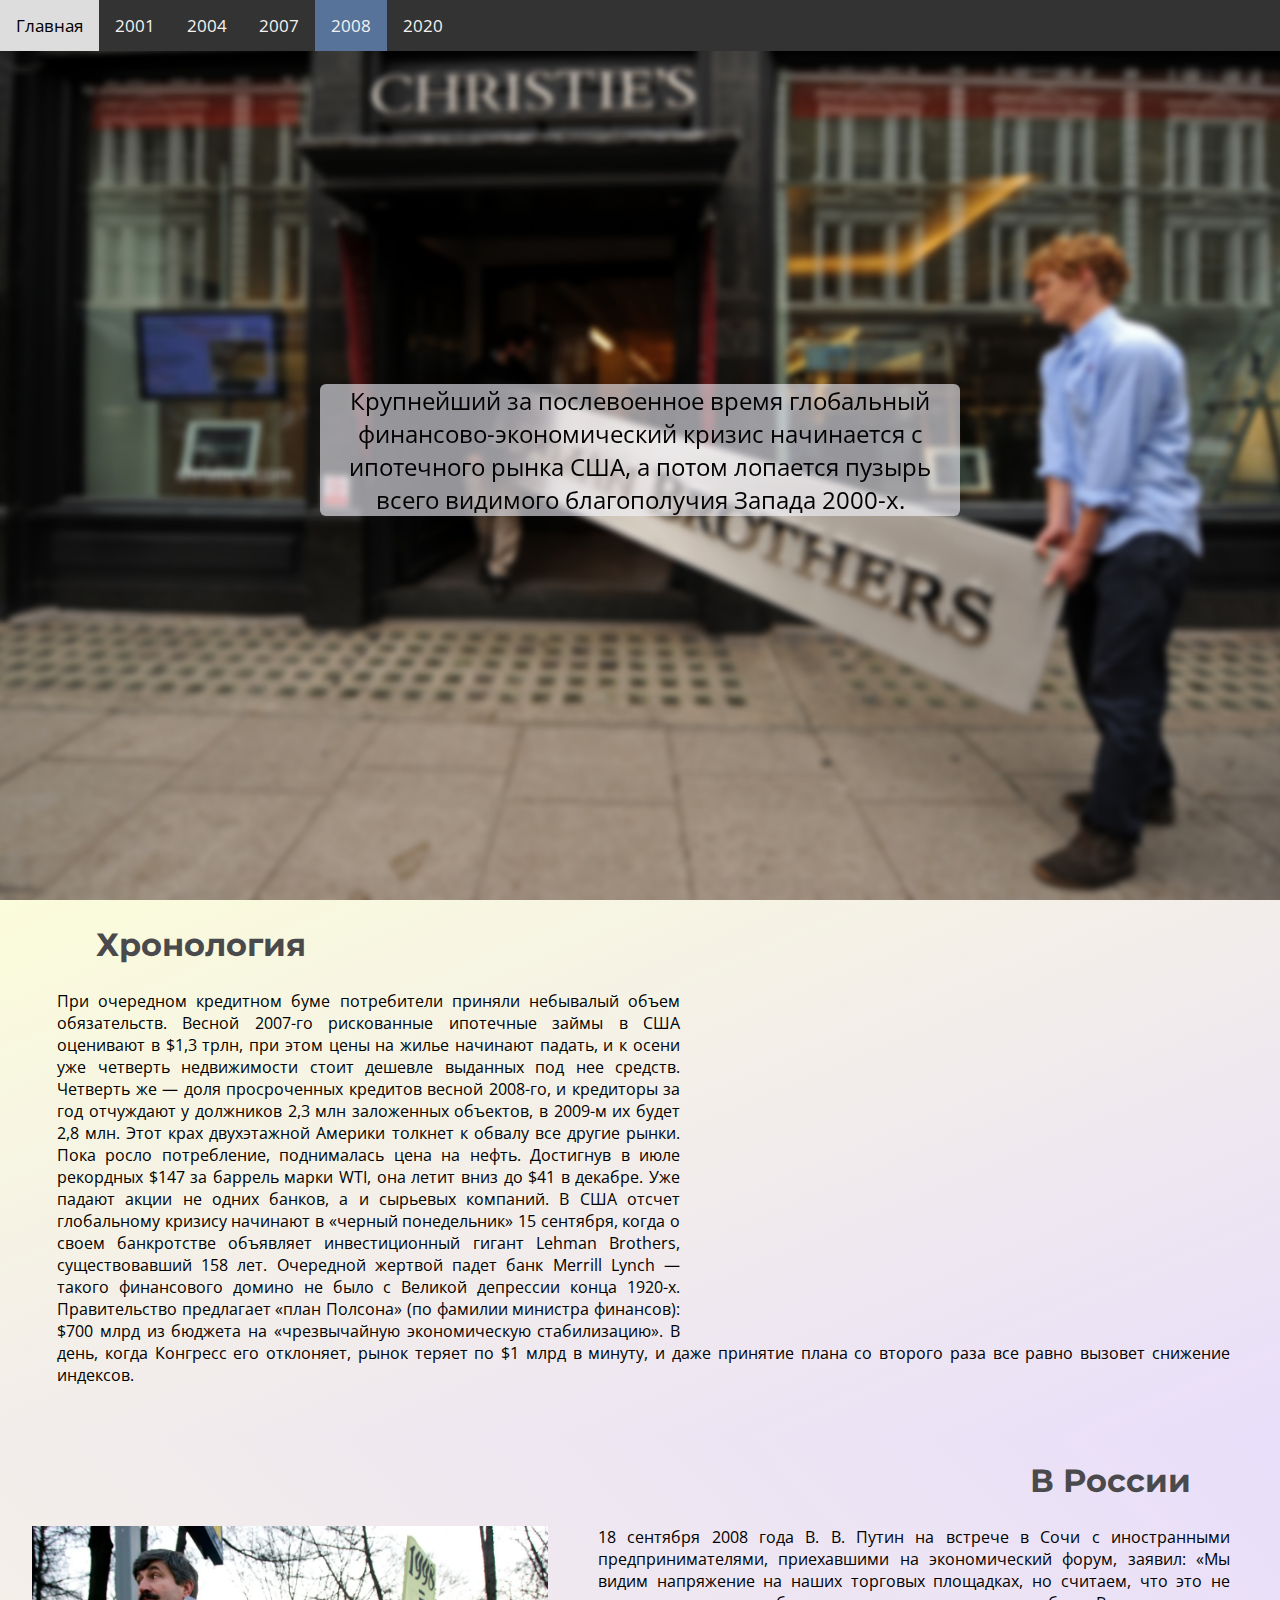
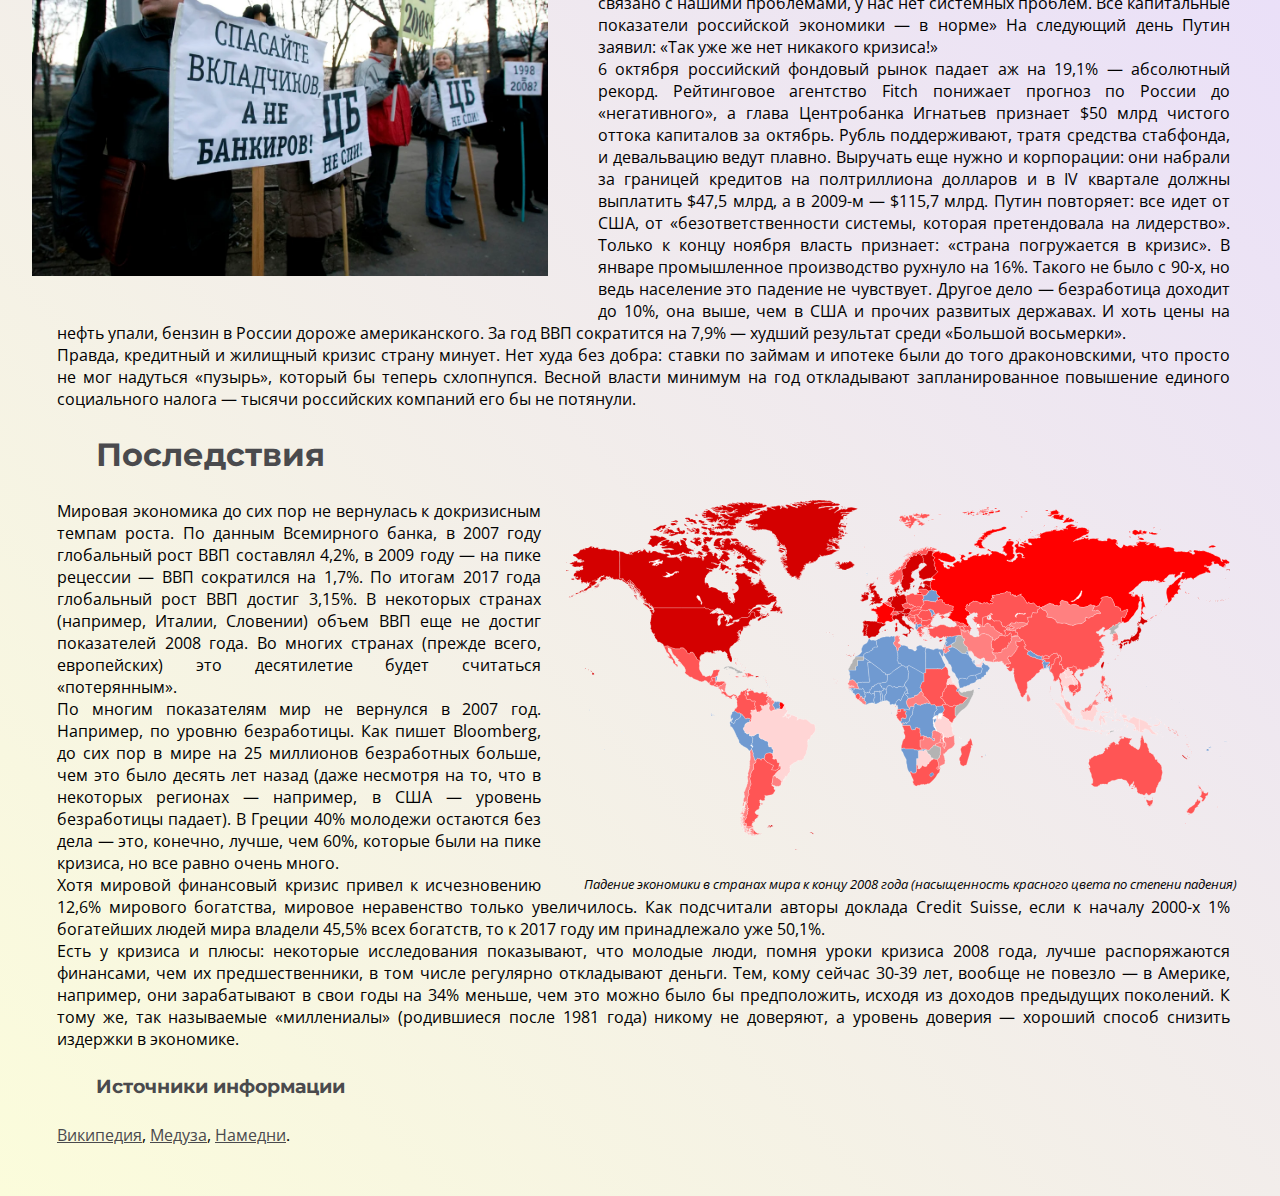
<file: crisis.html>
<!DOCTYPE html>
<html lang="ru">
<head>
  <meta charset="UTF-8">
  <meta name="viewport" content="width=device-width, initial-scale=1.0">
  <title>Кризис 2008 года</title>
  <link rel="preconnect" href="https://fonts.gstatic.com">
  <link href="https://fonts.googleapis.com/css2?family=Montserrat:wght@700&display=swap" rel="stylesheet">
  <link href="https://fonts.googleapis.com/css2?family=Open+Sans&display=swap" rel="stylesheet">
  <link href="https://fonts.googleapis.com/css2?family=Noto+Sans+JP&display=swap" rel="stylesheet">
  <link rel="stylesheet" href="https://cdnjs.cloudflare.com/ajax/libs/font-awesome/4.7.0/css/font-awesome.min.css">

  <link rel="stylesheet" href="styles/general.css">  
  <link rel="stylesheet" href="styles/crisis.css">
</head>
<body>
  <div class="topnav" id="myTopnav">
    <a href="index.html">Главная</a>
    <a href="911.html">2001</a>
    <a href="facebook.html">2004</a>
    <a href="iphone.html">2007</a>
    <a href="crisis.html" class="active">2008</a>
    <a href="covid.html">2020</a>     
    <a href="javascript:void(0);" class="icon" onclick="myFunction()">
      <i class="fa fa-bars"></i>
    </a>
  </div>

  <div class="home">
    <p id="desc911" align="center">Крупнейший за послевоенное время глобальный финансово-экономический кризис начинается с ипотечного рынка США, а потом лопается пузырь всего видимого благополучия Запада 2000-х.</p>
  </div>
  <div align="justify" class="paragraph">
    <h1 class="header1" align="left">Хронология</h1>

    <div class="yt"><iframe width="560" height="315" src="https://www.youtube.com/embed/o5PlWVnmmY8" frameborder="0" allow="accelerometer; autoplay; clipboard-write; encrypted-media; gyroscope; picture-in-picture" style="margin: 20px; margin-top: 0; float: right;" allowfullscreen></iframe></div>
    <p class="just_text">При очередном кредитном буме потребители приняли небывалый объем обязательств. Весной 2007-го рискованные ипотечные займы в США оценивают в $1,3 трлн, при этом цены на жилье начинают падать, и к осени уже четверть недвижимости стоит дешевле выданных под нее средств. Четверть же — доля просроченных кредитов весной 2008-го, и кредиторы за год отчуждают у должников 2,3 млн заложенных объектов, в 2009-м их будет 2,8 млн. Этот крах двухэтажной Америки толкнет к обвалу все другие рынки. Пока росло потребление, поднималась цена на нефть. Достигнув в июле рекордных $147 за баррель марки WTI, она летит вниз до $41 в декабре. Уже падают акции не одних банков, а и сырьевых компаний. В США отсчет глобальному кризису начинают в «черный понедельник» 15 сентября, когда о своем банкротстве объявляет инвестиционный гигант Lehman Brothers, существовавший 158 лет. Очередной жертвой падет банк Merrill Lynch — такого финансового домино не было с Великой депрессии конца 1920-х. Правительство предлагает «план Полсона» (по фамилии министра финансов): $700 млрд из бюджета на «чрезвычайную экономическую стабилизацию». В день, когда Конгресс его отклоняет, рынок теряет по $1 млрд в минуту, и даже принятие плана со второго раза все равно вызовет снижение индексов.

    </p>

  </div>

  <div class="paragraph">
    <h1 class="header1" align="right">В России</h1>
    <img class="img_in_text horizontal" style="float: left" src="img/crisis_2.webp">

    <p class="just_text">18 сентября 2008 года В. В. Путин на встрече в Сочи с иностранными предпринимателями, приехавшими на экономический форум, заявил: «Мы видим напряжение на наших торговых площадках, но считаем, что это не связано с нашими проблемами, у нас нет системных проблем. Все капитальные показатели российской экономики — в норме» На следующий день Путин заявил: «Так уже же нет никакого кризиса!»<br>6 октября российский фондовый рынок падает аж на 19,1% — абсолютный рекорд. Рейтинговое агентство Fitch понижает прогноз по России до «негативного», а глава Центробанка Игнатьев признает $50 млрд чистого оттока капиталов за октябрь. Рубль поддерживают, тратя средства стабфонда, и девальвацию ведут плавно. Выручать еще нужно и корпорации: они набрали за границей кредитов на полтриллиона долларов и в IV квартале должны выплатить $47,5 млрд, а в 2009-м — $115,7 млрд. Путин повторяет: все идет от США, от «безответственности системы, которая претендовала на лидерство». Только к концу ноября власть признает: «страна погружается в кризис». В январе промышленное производство рухнуло на 16%. Такого не было с 90-x, но ведь население это падение не чувствует. Другое дело — безработица доходит до 10%, она выше, чем в США и прочих развитых державах. И хоть цены на нефть упали, бензин в России дороже американского. За год ВВП сократится на 7,9% — худший результат среди «Большой восьмерки».<br>Правда, кредитный и жилищный кризис страну минует. Нет худа без добра: ставки по займам и ипотеке были до того драконовскими, что просто не мог надуться «пузырь», который бы теперь схлопнупся. Весной власти минимум на год откладывают запланированное повышение единого социального налога — тысячи российских компаний его бы не потянули.



    </p>
    <h1 class="header1" align="left">Последствия</h1>
    <figure class = "frog" style="text-align: center;  float: right;"><img class="img_in_text horizontal" style="float: right" src="img/crisis_3.svg"><figcaption style="font-family: 'Open Sans';   font-size: 10pt;"><i>Падение экономики в странах мира к концу 2008 года (насыщенность красного цвета по степени падения)</i></figcaption></figure>
    <p class="just_text">Мировая экономика до сих пор не вернулась к докризисным темпам роста. По данным Всемирного банка, в 2007 году глобальный рост ВВП составлял 4,2%, в 2009 году — на пике рецессии — ВВП сократился на 1,7%. По итогам 2017 года глобальный рост ВВП достиг 3,15%. В некоторых странах (например, Италии, Словении) объем ВВП еще не достиг показателей 2008 года. Во многих странах (прежде всего, европейских) это десятилетие будет считаться «потерянным».<br> По многим показателям мир не вернулся в 2007 год. Например, по уровню безработицы. Как пишет Bloomberg, до сих пор в мире на 25 миллионов безработных больше, чем это было десять лет назад (даже несмотря на то, что в некоторых регионах — например, в США — уровень безработицы падает). В Греции 40% молодежи остаются без дела — это, конечно, лучше, чем 60%, которые были на пике кризиса, но все равно очень много.<br> Хотя мировой финансовый кризис привел к исчезновению 12,6% мирового богатства, мировое неравенство только увеличилось. Как подсчитали авторы доклада Credit Suisse, если к началу 2000-х 1% богатейших людей мира владели 45,5% всех богатств, то к 2017 году им принадлежало уже 50,1%.<br>Есть у кризиса и плюсы: некоторые исследования показывают, что молодые люди, помня уроки кризиса 2008 года, лучше распоряжаются финансами, чем их предшественники, в том числе регулярно откладывают деньги. Тем, кому сейчас 30-39 лет, вообще не повезло — в Америке, например, они зарабатывают в свои годы на 34% меньше, чем это можно было бы предположить, исходя из доходов предыдущих поколений. К тому же, так называемые «миллениалы» (родившиеся после 1981 года) никому не доверяют, а уровень доверия — хороший способ снизить издержки в экономике.



    </p>
    <h3 class="header1">Источники информации</h3>
    <div class="just_text"><a href="https://ru.wikipedia.org/wiki/Мировой_экономический_кризис_(с_2008)">Википедия</a>, <a href="https://meduza.io/slides/so-vremeni-globalnogo-finansovogo-krizisa-proshlo-10-let-my-oschuschaem-ego-do-sih-por">Медуза</a>, <a href="https://namednibook.ru/mirovoy-krizis.html">Намедни</a>.
    </div>


    <script src="scripts/general.js"></script>
    <script type="text/javascript">
      
    </script>
  </body>
  </html>
</file>
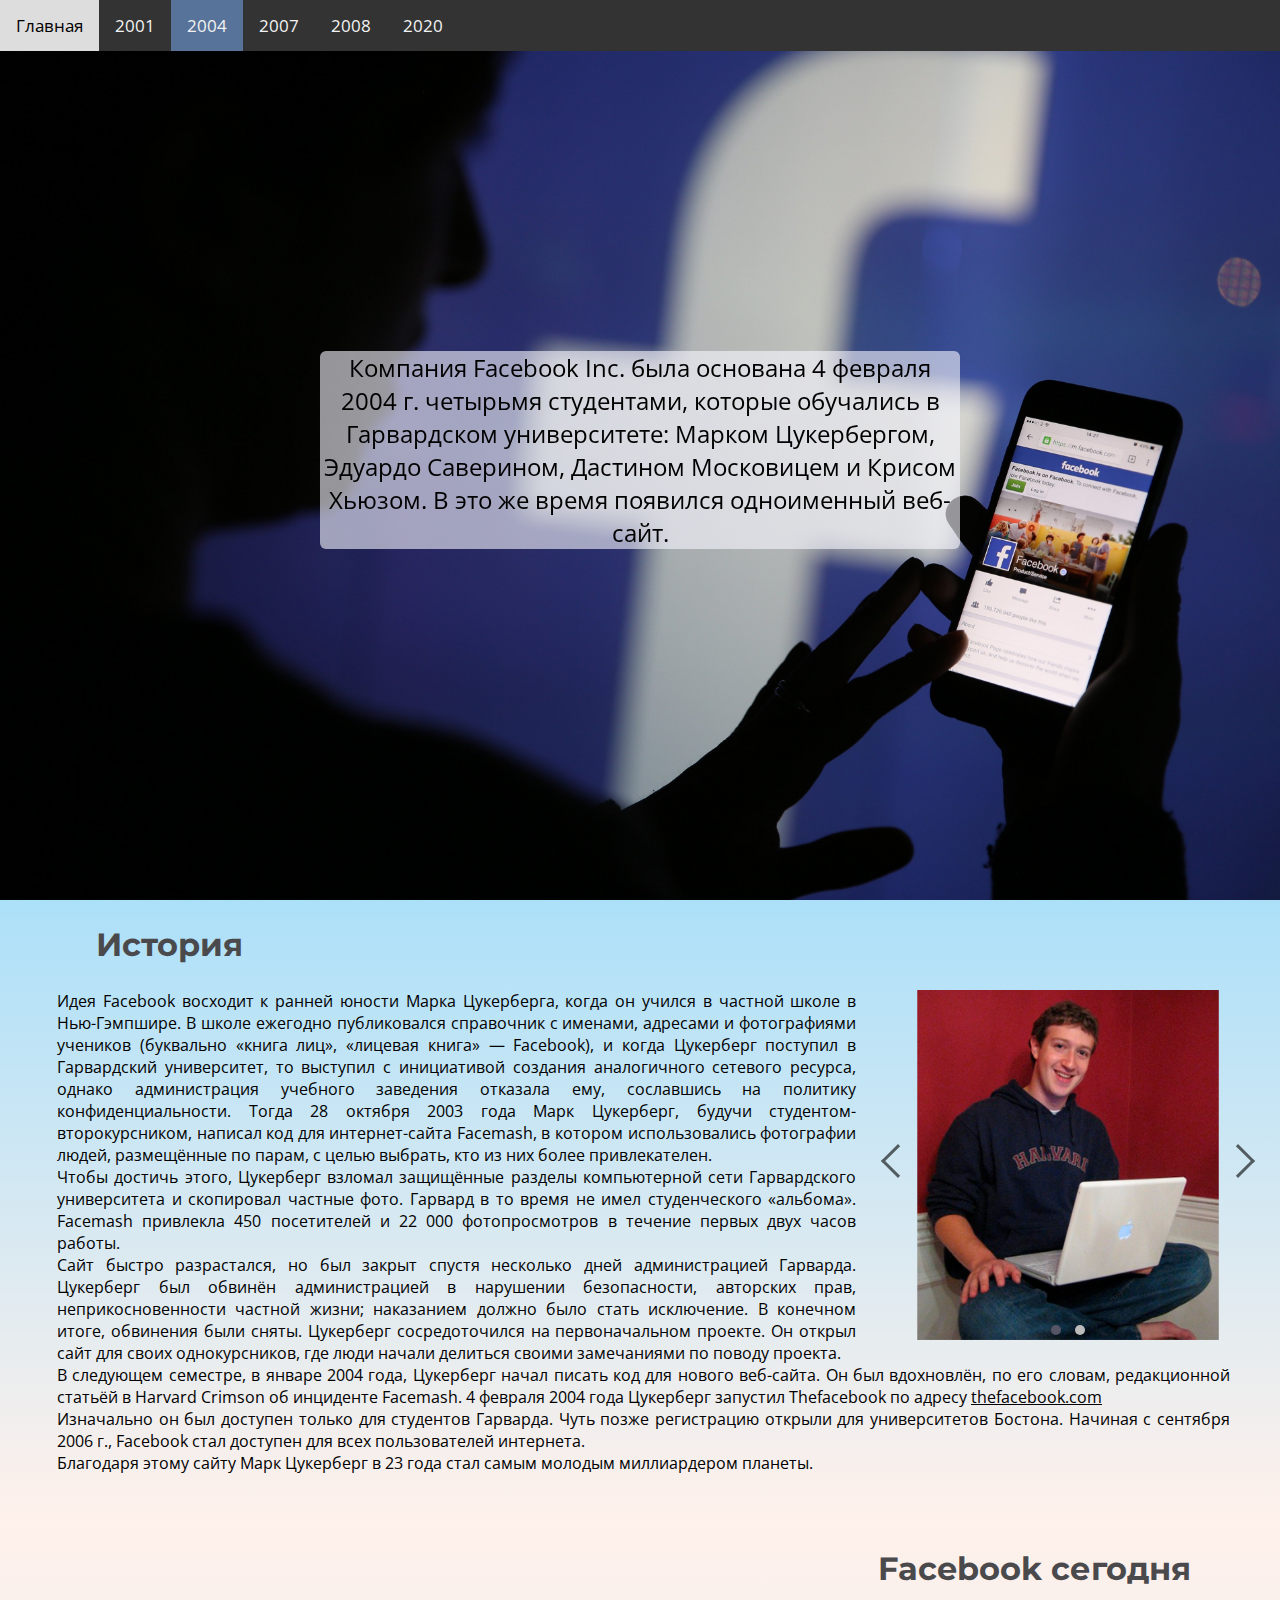
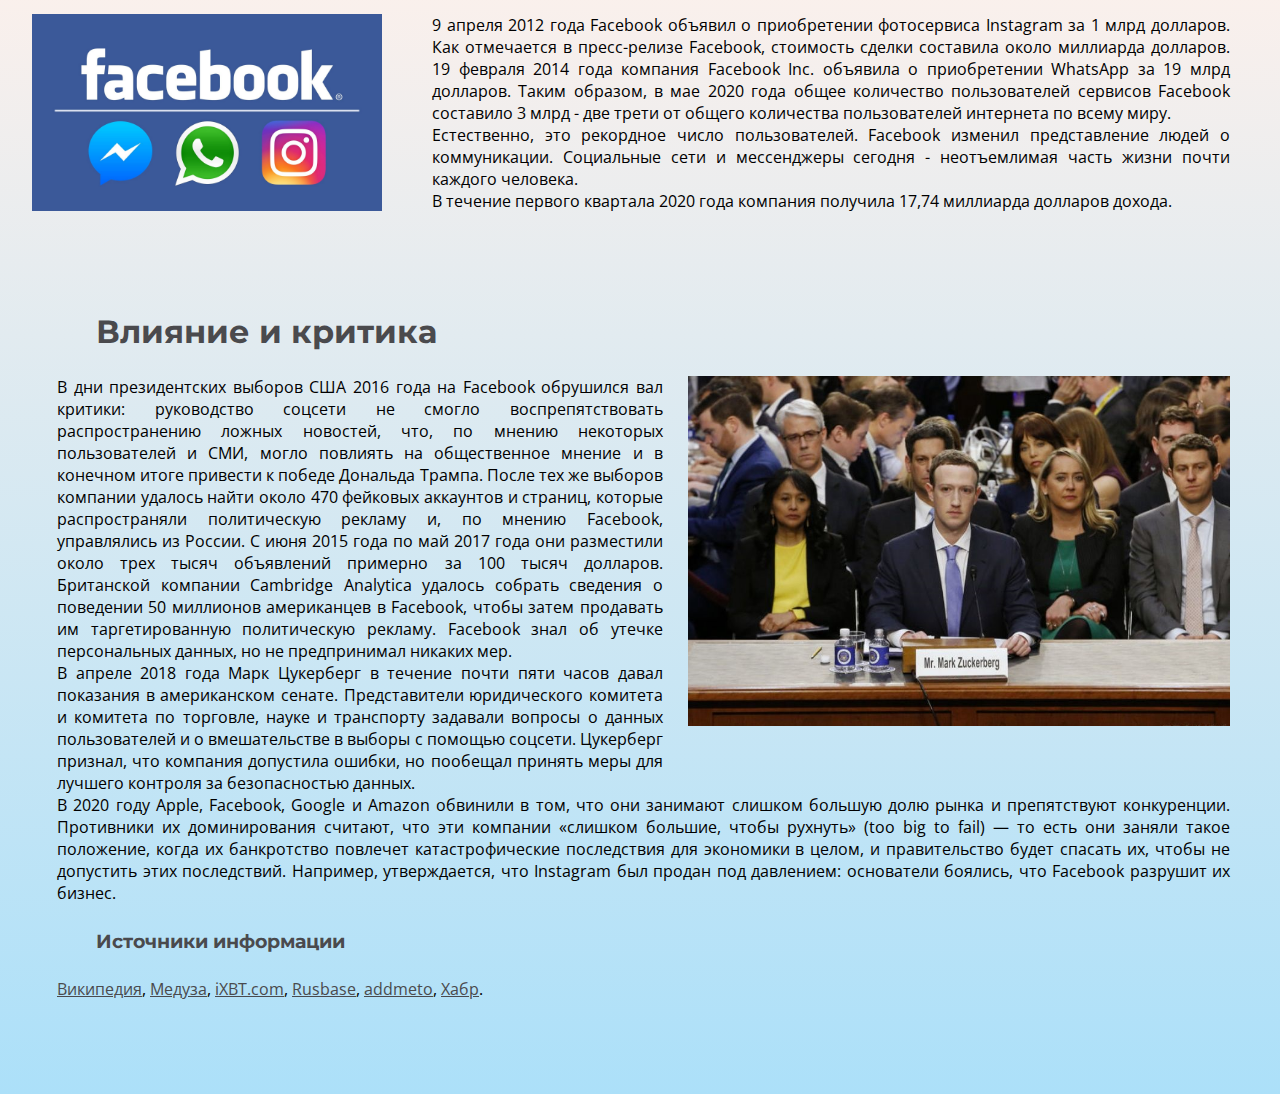
<file: facebook.html>
<!DOCTYPE html>
<html lang="ru">
<head>
  <meta charset="UTF-8">
  <meta name="viewport" content="width=device-width, initial-scale=1.0">
  <title>Facebook</title>
  <link rel="preconnect" href="https://fonts.gstatic.com">
  <link href="https://fonts.googleapis.com/css2?family=Montserrat:wght@700&display=swap" rel="stylesheet">
  <link href="https://fonts.googleapis.com/css2?family=Open+Sans&display=swap" rel="stylesheet">
  <link href="https://fonts.googleapis.com/css2?family=Noto+Sans+JP&display=swap" rel="stylesheet">
  <link rel="stylesheet" href="https://cdnjs.cloudflare.com/ajax/libs/font-awesome/4.7.0/css/font-awesome.min.css">

  <link rel="stylesheet" href="styles/general.css">  
  <link rel="stylesheet" href="styles/facebook.css">
</head>
<body>
  <div class="topnav" id="myTopnav">
    <a href="index.html">Главная</a>
    <a href="911.html">2001</a>
    <a href="facebook.html" class="active">2004</a>
    <a href="iphone.html">2007</a>
    <a href="crisis.html">2008</a>
    <a href="covid.html">2020</a>      
    <a href="javascript:void(0);" class="icon" onclick="myFunction()">
      <i class="fa fa-bars"></i>
    </a>
  </div>

  <div class="home">
    <p id="desc911" align="center">Компания Facebook Inc. была основана 4 февраля 2004 г. четырьмя студентами, которые обучались в Гарвардском университете: Марком Цукербергом, Эдуардо Саверином, Дастином Московицем и Крисом Хьюзом. В это же время появился одноименный веб-сайт.</p>
  </div>
  <div align="justify" class="paragraph">
    <h1 class="header1" align="left">История</h1>
    <div class="sim-slider right" id="first">
      <ul class="sim-slider-list">
       <li><img src="img/screen1.png" alt="screen" class="in_slider"></li> 
       <li class="sim-slider-element"><img src="img/facebook_2.png" alt="1" class="in_slider"></li>
       <li class="sim-slider-element"><img src="img/facebook_3.jpg" alt="2" class="in_slider"></li>

     </ul>
     <div class="sim-slider-arrow-left"></div>
     <div class="sim-slider-arrow-right"></div>
     <div class="sim-slider-dots"></div>
   </div>
   <p class="just_text">Идея Facebook восходит к ранней юности Марка Цукерберга, когда он учился в частной школе в Нью-Гэмпшире. В школе ежегодно публиковался справочник с именами, адресами и фотографиями учеников (буквально «книга лиц», «лицевая книга» — Facebook), и когда Цукерберг поступил в Гарвардский университет, то выступил с инициативой создания аналогичного сетевого ресурса, однако администрация учебного заведения отказала ему, сославшись на политику конфиденциальности. Тогда 28 октября 2003 года Марк Цукерберг, будучи студентом-второкурсником, написал код для интернет-сайта Facemash, в котором использовались фотографии людей, размещённые по парам, с целью выбрать, кто из них более привлекателен.<br>
    Чтобы достичь этого, Цукерберг взломал защищённые разделы компьютерной сети Гарвардского университета и скопировал частные фото. Гарвард в то время не имел студенческого «альбома». Facemash привлекла 450 посетителей и 22 000 фотопросмотров в течение первых двух часов работы.<br>Сайт быстро разрастался, но был закрыт спустя несколько дней администрацией Гарварда. Цукерберг был обвинён администрацией в нарушении безопасности, авторских прав, неприкосновенности частной жизни; наказанием должно было стать исключение. В конечном итоге, обвинения были сняты. Цукерберг сосредоточился на первоначальном проекте. Он открыл сайт для своих однокурсников, где люди начали делиться своими замечаниями по поводу проекта.<br>В следующем семестре, в январе 2004 года, Цукерберг начал писать код для нового веб-сайта. Он был вдохновлён, по его словам, редакционной статьёй в Harvard Crimson об инциденте Facemash. 4 февраля 2004 года Цукерберг запустил Thefacebook по адресу <u>thefacebook.com</u><br>Изначально он был доступен только для студентов Гарварда. Чуть позже регистрацию открыли для университетов Бостона. Начиная с сентября 2006 г., Facebook стал доступен для всех пользователей интернета.<br>Благодаря этому сайту Марк Цукерберг в 23 года стал самым молодым миллиардером планеты.</p>

  </div>

  <div class="paragraph">
    <h1 class="header1" align="right">Facebook сегодня</h1>
    <img class="img_in_text vertical" style="float: left;" src="img/facebook_4.jpg">
    <p class="just_text">9 апреля 2012 года Facebook объявил о приобретении фотосервиса Instagram за 1 млрд долларов. Как отмечается в пресс-релизе Facebook, стоимость сделки составила около миллиарда долларов. 19 февраля 2014 года компания Facebook Inc. объявила о приобретении WhatsApp за 19 млрд долларов. Таким образом, в мае 2020 года общее количество пользователей сервисов Facebook составило 3 млрд - две трети от общего количества пользователей интернета по всему миру.<br>Естественно, это рекордное число пользователей. Facebook изменил представление людей о коммуникации. Социальные сети и мессенджеры сегодня - неотъемлимая часть жизни почти каждого человека.<br>В течение первого квартала 2020 года компания получила 17,74 миллиарда долларов дохода.</p>
    <h1 class="header1" align="left" style="padding-top:100px;">Влияние и критика</h1>
    <img class="img_in_text horizontal" style="float: right" src="img/facebook_5.jpg">
    <p class="just_text">В дни президентских выборов США 2016 года на Facebook обрушился вал критики: руководство соцсети не смогло воспрепятствовать распространению ложных новостей, что, по мнению некоторых пользователей и СМИ, могло повлиять на общественное мнение и в конечном итоге привести к победе Дональда Трампа. После тех же выборов компании удалось найти около 470 фейковых аккаунтов и страниц, которые распространяли политическую рекламу и, по мнению Facebook, управлялись из России. С июня 2015 года по май 2017 года они разместили около трех тысяч объявлений примерно за 100 тысяч долларов. Британской компании Cambridge Analytica удалось собрать сведения о поведении 50 миллионов американцев в Facebook, чтобы затем продавать им таргетированную политическую рекламу. Facebook знал об утечке персональных данных, но не предпринимал никаких мер.<br>В апреле 2018 года Марк Цукерберг в течение почти пяти часов давал показания в американском сенате. Представители юридического комитета и комитета по торговле, науке и транспорту задавали вопросы о данных пользователей и о вмешательстве в выборы с помощью соцсети. Цукерберг признал, что компания допустила ошибки, но пообещал принять меры для лучшего контроля за безопасностью данных.<br> В 2020 году Apple, Facebook, Google и Amazon обвинили в том, что они занимают слишком большую долю рынка и препятствуют конкуренции. Противники их доминирования считают, что эти компании «слишком большие, чтобы рухнуть» (too big to fail) — то есть они заняли такое положение, когда их банкротство повлечет катастрофические последствия для экономики в целом, и правительство будет спасать их, чтобы не допустить этих последствий. Например, утверждается, что Instagram был продан под давлением: основатели боялись, что Facebook разрушит их бизнес.

    </p>
    <h3 class="header1">Источники информации</h3>
    <div class="just_text"><a href="https://ru.wikipedia.org/wiki/Facebook">Википедия</a>, <a href="https://meduza.io/feature/2016/11/16/v-pobede-donalda-trampa-obvinili-facebook-kak-eto">Медуза</a>, <a href="https://www.ixbt.com/news/2020/04/30/3-whatsapp-facebook-instagram-messenger-facebook.html">iXBT.com</a>, <a href="https://rb.ru/article/istoriya-sotssetey-rasskazannaya-pionerom-runeta/7323287.html">Rusbase</a>, <a href="https://t.me/addmeto/3352">addmeto</a>, <a href="  https://habr.com/ru/post/372731/">Хабр</a>.<br><br><br></div>
  </div>

  <script src="scripts/general.js"></script>
  <script type="text/javascript">

  </script>
</body>
</html>
</file>
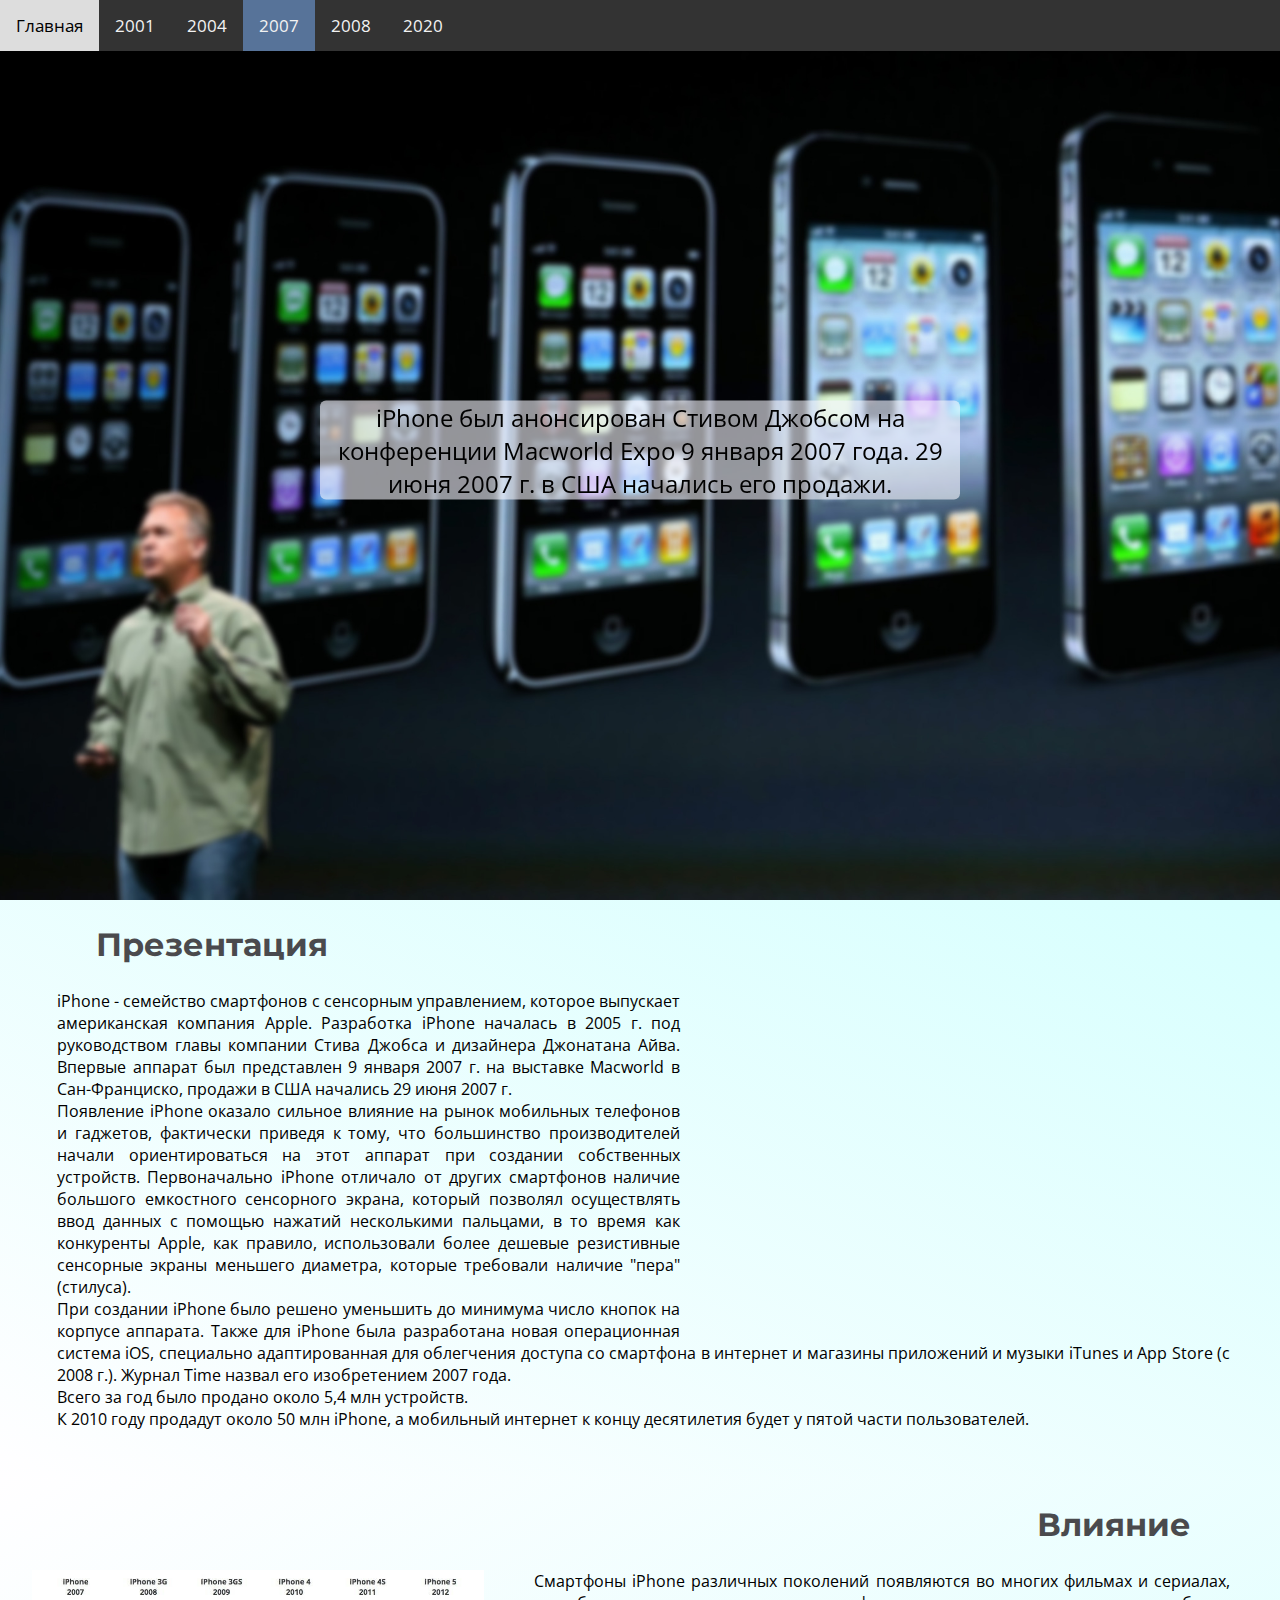
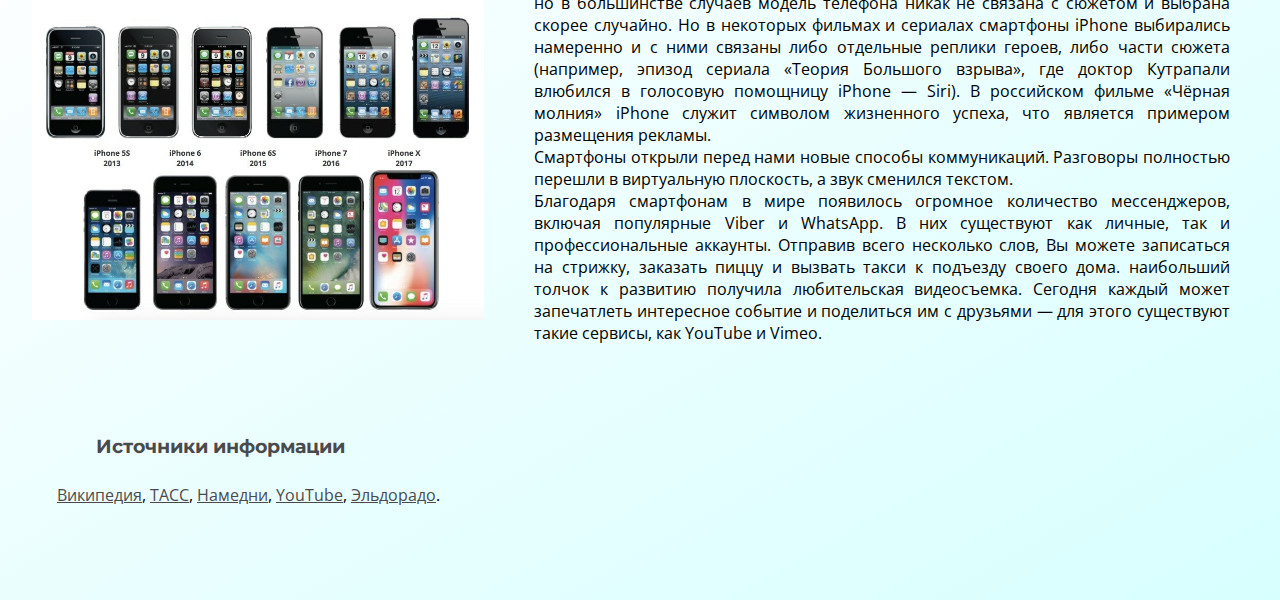
<file: iphone.html>
<!DOCTYPE html>
<html lang="ru">
<head>
  <meta charset="UTF-8">
  <meta name="viewport" content="width=device-width, initial-scale=1.0">
  <title>iPhone</title>
  <link rel="preconnect" href="https://fonts.gstatic.com">
  <link href="https://fonts.googleapis.com/css2?family=Montserrat:wght@700&display=swap" rel="stylesheet">
  <link href="https://fonts.googleapis.com/css2?family=Open+Sans&display=swap" rel="stylesheet">
  <link href="https://fonts.googleapis.com/css2?family=Noto+Sans+JP&display=swap" rel="stylesheet">
  <link rel="stylesheet" href="https://cdnjs.cloudflare.com/ajax/libs/font-awesome/4.7.0/css/font-awesome.min.css">

  <link rel="stylesheet" href="styles/general.css">  
  <link rel="stylesheet" href="styles/iphone.css">
</head>
<body>
  <div class="topnav" id="myTopnav">
    <a href="index.html">Главная</a>
    <a href="911.html">2001</a>
    <a href="facebook.html">2004</a>
    <a href="iphone.html" class="active">2007</a>
    <a href="crisis.html">2008</a>
    <a href="covid.html">2020</a>     
    <a href="javascript:void(0);" class="icon" onclick="myFunction()">
      <i class="fa fa-bars"></i>
    </a>
  </div>

  <div class="home">
    <p id="desc911" align="center">iPhone был анонсирован Стивом Джобсом на конференции Macworld Expo 9 января 2007 года. 29 июня 2007 г. в США начались его продажи.</p>
  </div>
  <div align="justify" class="paragraph">
    <h1 class="header1" align="left">Презентация</h1>

    <div class="yt"><iframe width="560" height="315" src="https://www.youtube.com/embed/DNPvPFsmA4o?start=48" frameborder="0" allow="accelerometer; autoplay; clipboard-write; encrypted-media; gyroscope; picture-in-picture" style="margin: 20px; margin-top: 0; float: right;" allowfullscreen></iframe></div>

    <p class="just_text">iPhone - семейство смартфонов с сенсорным управлением, которое выпускает американская компания Apple. Разработка iPhone началась в 2005 г. под руководством главы компании Стива Джобса и дизайнера Джонатана Айва. Впервые аппарат был представлен 9 января 2007 г. на выставке Macworld в Сан-Франциско, продажи в США начались 29 июня 2007 г.<br>Появление iPhone оказало сильное влияние на рынок мобильных телефонов и гаджетов, фактически приведя к тому, что большинство производителей начали ориентироваться на этот аппарат при создании собственных устройств. Первоначально iPhone отличало от других смартфонов наличие большого емкостного сенсорного экрана, который позволял осуществлять ввод данных с помощью нажатий несколькими пальцами, в то время как конкуренты Apple, как правило, использовали более дешевые резистивные сенсорные экраны меньшего диаметра, которые требовали наличие "пера" (стилуса).<br>При создании iPhone было решено уменьшить до минимума число кнопок на корпусе аппарата. Также для iPhone была разработана новая операционная система iOS, специально адаптированная для облегчения доступа со смартфона в интернет и магазины приложений и музыки iTunes и App Store (с 2008 г.). Журнал Time назвал его изобретением 2007 года.<br>Всего за год было продано около 5,4 млн устройств.<br>К 2010 году продадут около 50 млн iPhone, а мобильный интернет к концу десятилетия будет у пятой части пользователей.</p>

  </div>

  <div class="paragraph">
    <h1 class="header1" align="right">Влияние</h1>
    <img class="img_in_text horizontal" style="float: left;" src="img/iphone_2.jpg">
    <p class="just_text">Смартфоны iPhone различных поколений появляются во многих фильмах и сериалах, но в большинстве случаев модель телефона никак не связана с сюжетом и выбрана скорее случайно. Но в некоторых фильмах и сериалах смартфоны iPhone выбирались намеренно и с ними связаны либо отдельные реплики героев, либо части сюжета (например, эпизод сериала «Теория Большого взрыва», где доктор Кутрапали влюбился в голосовую помощницу iPhone — Siri). В российском фильме «Чёрная молния» iPhone служит символом жизненного успеха, что является примером размещения рекламы.<br>Смартфоны открыли перед нами новые способы коммуникаций. Разговоры полностью перешли в виртуальную плоскость, а звук сменился текстом.<br>Благодаря смартфонам в мире появилось огромное количество мессенджеров, включая популярные Viber и WhatsApp. В них существуют как личные, так и профессиональные аккаунты. Отправив всего несколько слов, Вы можете записаться на стрижку, заказать пиццу и вызвать такси к подъезду своего дома. наибольший толчок к развитию получила любительская видеосъемка. Сегодня каждый может запечатлеть интересное событие и поделиться им с друзьями — для этого существуют такие сервисы, как YouTube и Vimeo.<br><br><br><br></p>


    <h3 class="header1">Источники информации</h3>
    <div class="just_text"><a href="https://ru.wikipedia.org/wiki/IPhone">Википедия</a>, <a href="https://tass.ru/info/2756557">ТАСС</a>, <a href="https://namednibook.ru/volumes/2006-2010/">Намедни</a>, <a href="https://www.youtube.com/watch?v=DNPvPFsmA4o">YouTube</a>, <a href="https://blog.eldorado.ru/publications/kak-smartfony-izmenili-nashu-zhizn-stati-389">Эльдорадо</a>.<br><br><br></div>
  </div>


  <script src="scripts/general.js"></script>
  <script type="text/javascript">

  </script>
</body>
</html>
</file>
<file: styles/style.css>
*{
  margin: 0;
  padding: 0;
}
.timeline {
  display: flex;
  margin: 0 auto;
  flex-wrap: wrap;
  flex-direction: column;
  max-width: 700px;
  position: relative;
}
.timeline__content-title {
  font-weight: normal;
  font-size: 66px;
  margin: -10px 0 0 0;
  transition: 0.4s;
  padding: 0 10px;
  box-sizing: border-box;
  font-family: 'Oswald', sans-serif;
  color: #fff;
}
.timeline__content-desc {
  margin: 0;
  font-size: 15px;
  box-sizing: border-box;
  color: rgba(255, 255, 255, .7);
  font-family: 'Roboto Condensed', sans-serif;
  font-weight: normal;
  line-height: 25px;
}
.timeline:before {
  position: absolute;
  left: 50%;
  width: 2px;
  height: 100%;
  margin-left: -1px;
  content: "";
  background: rgba(255, 255, 255, .07);
}
@media only screen and (max-width: 767px) {
  .timeline:before {
    left: 40px;
  }
}
.timeline-item {
  padding: 40px 0;
  opacity: 0.3;
  filter: blur(2px);
  transition: 0.5s;
  box-sizing: border-box;
  width: calc(50% - 40px);
  display: flex;
  position: relative;
  transform: translateY(-80px);
}
.timeline-item:before {
  content: attr(data-text);
  letter-spacing: 2px;
  width: 100%;
  position: absolute;
  color: rgba(255, 255, 255, .5);
  font-size: 24px;
  font-family: 'Open Sans', sans-serif;
  border-left: 2px solid rgba(255, 255, 255, .5);
  top: 70%;
  margin-top: -5px;
  padding-left: 15px;
  opacity: 0;
  right: calc(-100% - 56px);
}
.timeline-item:nth-child(even) {
  align-self: flex-end;
}
.timeline-item:nth-child(even):before {
  right: auto;
  text-align: right;
  left: calc(-100% - 56px);
  padding-left: 0;
  border-left: none;
  border-right: 2px solid rgba(255, 255, 255, .5);
  padding-right: 15px;
}
.timeline-item--active {
  opacity: 1;
  transform: translateY(0);
  filter: blur(0px);
}
.timeline-item--active:before {
  top: 50%;
  transition: 0.3s all 0.2s;
  opacity: 1;
}
.timeline-item--active .timeline__content-title {
  margin: -50px 0 20px 0;
}
@media only screen and (max-width: 1080px) {
  .timeline-item {
    align-self: baseline !important;
    width: 100%;
    padding: 0 30px 150px 80px;
  }
  .timeline-item:before {
    left: 10px !important;
    padding: 0 !important;
    top: 50px;
    text-align: center !important;
    width: 60px;
    border: none !important;
  }
  .timeline-item:last-child {
    padding-bottom: 40px;
  }
}
.timeline__img {
  max-width: 100%;
  box-shadow: 0 10px 15px rgba(0, 0, 0, .4);
}
.timeline-container {
  width: 100%;
  position: relative;
  padding: 80px 0;
  transition: 0.3s ease 0s;
  background-attachment: fixed;
  background-size: cover;
}
.timeline-container:before {
  position: absolute;
  left: 0;
  top: 0;
  width: 100%;
  height: 100%;
  background: rgba(0,0,0,0.6);
  content: "";
}
.timeline-header {
  width: 100%;
  text-align: center;
  margin-bottom: 80px;
  position: relative;
}
.timeline-header__title {
  color: #fff;
  font-size: 58px;
  font-family: 'Oswald', sans-serif;
  font-weight: normal;
  margin: 0;
}
.timeline-header__subtitle {
  color: rgba(255, 255, 255, .5);
  font-family: 'Open Sans', sans-serif;
  font-size: 16px;
  letter-spacing: 2px;
  margin: 10px 0 0 0;
  font-weight: normal;
}
.demo-footer {
  padding: 60px 0;
  text-align: center;
}
.demo-footer a {
  color: #999;
  display: inline-block;
  font-family: Cardo;
}
</file>
<file: styles/general.css>
* {
  margin: 0;
  padding: 0;
}
html, body {
  height: 100%;
  width: 100%;
}

.topnav {
  overflow: hidden;
  background-color: #333;
  position: fixed; 
  top: 0;
  width:100%;
  z-index: 10;
  font-family: 'Open Sans', sans-serif;
}

.topnav a {
  float: left;
  display: block;
  color: #f2f2f2;
  text-align: center;
  padding: 14px 16px;
  text-decoration: none;
  font-size: 17px;
}

.topnav a:hover {
  background-color: #ddd;
  color: black;
}

.active {
  background-color: #577399;
  color: white;
}

.topnav .icon {
  display: none;
}

@media screen and (max-width: 1080px) {
  .topnav a:not(:first-child) {display: none;}
  .topnav a.icon {
    float: right;
    display: block;
    z-index: 1;
  }
}

@media screen and (max-width: 1080px) {
  .topnav.responsive {position: relative;}
  .topnav.responsive .icon {
    position: absolute;
    right: 0;
    top: 0;
    z-index: 1;
  }
  .topnav.responsive a {
    float: none;
    display: block;
    text-align: left;
    z-index: 1; 
  }
}


#desc911 {
  position: absolute;
  top: 50%;
  right: 25%;
  left: 25%;
  transform: translateY(-50%);
  background: rgba(247, 247, 255, 0.6);
  border-radius: 6px;
  font-size: 18pt;
  font-family: 'Open Sans';
}

.img_in_text { 
  display: block;
  padding-bottom: 25px;
  padding-right: 50px;
  padding-left: 25px;
}

.vertical {
  width: 350px;
}

.horizontal {
  height: 350px;
}


.just_text {
  padding-left: 50px;
  padding-right: 50px;
  font-size: 12pt;
  font-family: 'Open Sans';
  text-align: justify;
}

.header1{
  padding: 2%;
  padding-right: 7%;
  padding-left: 7%;
  font-family: 'Montserrat', sans-serif;
  color: #4A4A4D;
}

.paragraph{
  padding-left: 7px;
  padding-bottom: 50px;
}

.in_slider {
  height: 350px;
}

@media screen and (max-width: 768px) {
  .in_slider{
    width: 100%;
    height: auto;
  }
  .yt{
    overflow:hidden;
    position:relative;
    margin: 3%;
    padding-bottom:56.25%;
    padding-top:30px;
    height:0;
  }
  .yt iframe {
    position:absolute;
    margin: 3%;
    width:100%;
    height:100%;
    left:0;
    top:0;
  }
  .img_in_text {
    width: 80%;
    height: auto;
  }
}

.sim-slider {
  position: relative;
  margin: 20px;
  margin-top: 0; 
}

.right{
  float: right;
}

.left{
  float: left;
}

.centr{
  float: center;
}

.sim-slider-list {
  margin: 0;
  padding: 0;
  list-style-type: none;
  position: relative;
}

.sim-slider-element {
  width: 100%;
  transition: opacity 1s ease-in;
  opacity: 0;
  position: absolute;
  z-index: 2;
  left: 0;
  top: 0;
  display: block;
}

div.sim-slider-arrow-left,
div.sim-slider-arrow-right {
  width: 15px;
  height: 15px;
  position: absolute;
  cursor: pointer;
  opacity: 0.6;
  z-index: 4;
}

div.sim-slider-arrow-left {
  left: 10px;
  top: 45%;

  border: solid black;
  border-width: 0 3px 3px 0;
  display: inline-block;
  padding: 3px;
  transform: rotate(135deg);
  -webkit-transform: rotate(135deg);
}

div.sim-slider-arrow-right {
  right: 10px;
  top: 45%;

  border: solid black;
  border-width: 0 3px 3px 0;
  display: inline-block;
  padding: 3px;
  transform: rotate(-45deg);
  -webkit-transform: rotate(-45deg);
}

div.sim-slider-arrow-left:hover {
  opacity: 1.0;
}

div.sim-slider-arrow-right:hover {
  opacity: 1.0;
}

div.sim-slider-dots {
  width: 100%;
  height: auto;
  position: absolute;
  left: 0;
  bottom: 0;
  z-index: 3;
  text-align: center;
}

span.sim-dot {
  width: 10px;
  height: 10px;
  margin: 5px 7px;
  padding: 0;
  display: inline-block;
  background-color: #BBB;
  border-radius: 5px;
  cursor: pointer;
}

a {
  color: #4A4A4D;
}
</file>
<file: styles/911.css>
.home {
  background: url('../img/911_1.jpg') center no-repeat fixed;
  filter: blur(0px);
  height: 100%;
  position: relative;
  width: 100%;
  -khtml-background-size: cover;
  -moz-background-size: cover;
  -ms-background-size: cover;
  -o-background-size: cover;
  -webkit-background-size: cover;
  background-size: cover;
}

.paragraph:nth-child(odd) {
  background-image: linear-gradient(to bottom right, #fdfcfb 0%, #e2d1c3 100%); 
}

.paragraph:nth-child(even) {
  background: linear-gradient(to bottom left,#e2d1c3 0%, #fdfcfb 100%);
}
</file>
<file: styles/covid.css>
.home {
  background: url('../img/covid_1.jpg') center no-repeat fixed;
  filter: blur(0px);
  height: 100%;
  position: relative;
  width: 100%;
  -khtml-background-size: cover;
  -moz-background-size: cover;
  -ms-background-size: cover;
  -o-background-size: cover;
  -webkit-background-size: cover;
  background-size: cover;
}

.paragraph:nth-child(odd) {
  background-image: linear-gradient(to top, #d5d4d0 0%, #d5d4d0 1%, #eeeeec 31%, #efeeec 75%, #e9e9e7 100%);
} 

.paragraph:nth-child(even) {
  background-image: linear-gradient(to bottom, #d5d4d0 0%, #d5d4d0 1%, #eeeeec 31%, #efeeec 75%, #e9e9e7 100%);
}
</file>
<file: styles/crisis.css>
.home {
  background: url('../img/crisis_1.jpg') center no-repeat fixed;
  filter: blur(0px);
  height: 100%;
  position: relative;
  width: 100%;
  -khtml-background-size: cover;
  -moz-background-size: cover;
  -ms-background-size: cover;
  -o-background-size: cover;
  -webkit-background-size: cover;
  background-size: cover;
}

.paragraph:nth-child(odd) {
  background-image: linear-gradient(to top left, #e9defa 0%, #fbfcdb 100%);
}

.paragraph:nth-child(even) {
  background: linear-gradient(to top right,#fbfcdb 0%, #e9defa 100%);
}
</file>
<file: styles/facebook.css>
.home {
  background: url('../img/facebook_1.jpg') center no-repeat fixed;
  filter: blur(0px);
  height: 100%;
  position: relative;
  width: 100%;
  -khtml-background-size: cover;
  -moz-background-size: cover;
  -ms-background-size: cover;
  -o-background-size: cover;
  -webkit-background-size: cover;
  background-size: cover;
}

.paragraph:nth-child(odd) {
  background-image: linear-gradient(to top, #fff1eb 0%, #ace0f9 100%); 
}

.paragraph:nth-child(even) {
  background: linear-gradient(to top ,#ace0f9 0%, #fff1eb 100%);
}
</file>
<file: styles/iphone.css>
.home {
  background: url('../img/iphone_1.jpg') center no-repeat fixed;
  filter: blur(0px);
  height: 100%;
  position: relative;
  width: 100%;
  -khtml-background-size: cover;
  -moz-background-size: cover;
  -ms-background-size: cover;
  -o-background-size: cover;
  -webkit-background-size: cover;
  background-size: cover;
}

.paragraph:nth-child(odd) {
  background-image: linear-gradient(to top right, #FFFEFF 0%, #D7FFFE 100%);
}

.paragraph:nth-child(even) {
  background: linear-gradient(to top left,#D7FFFE 0%, #FFFEFF 100%);
}
</file>
